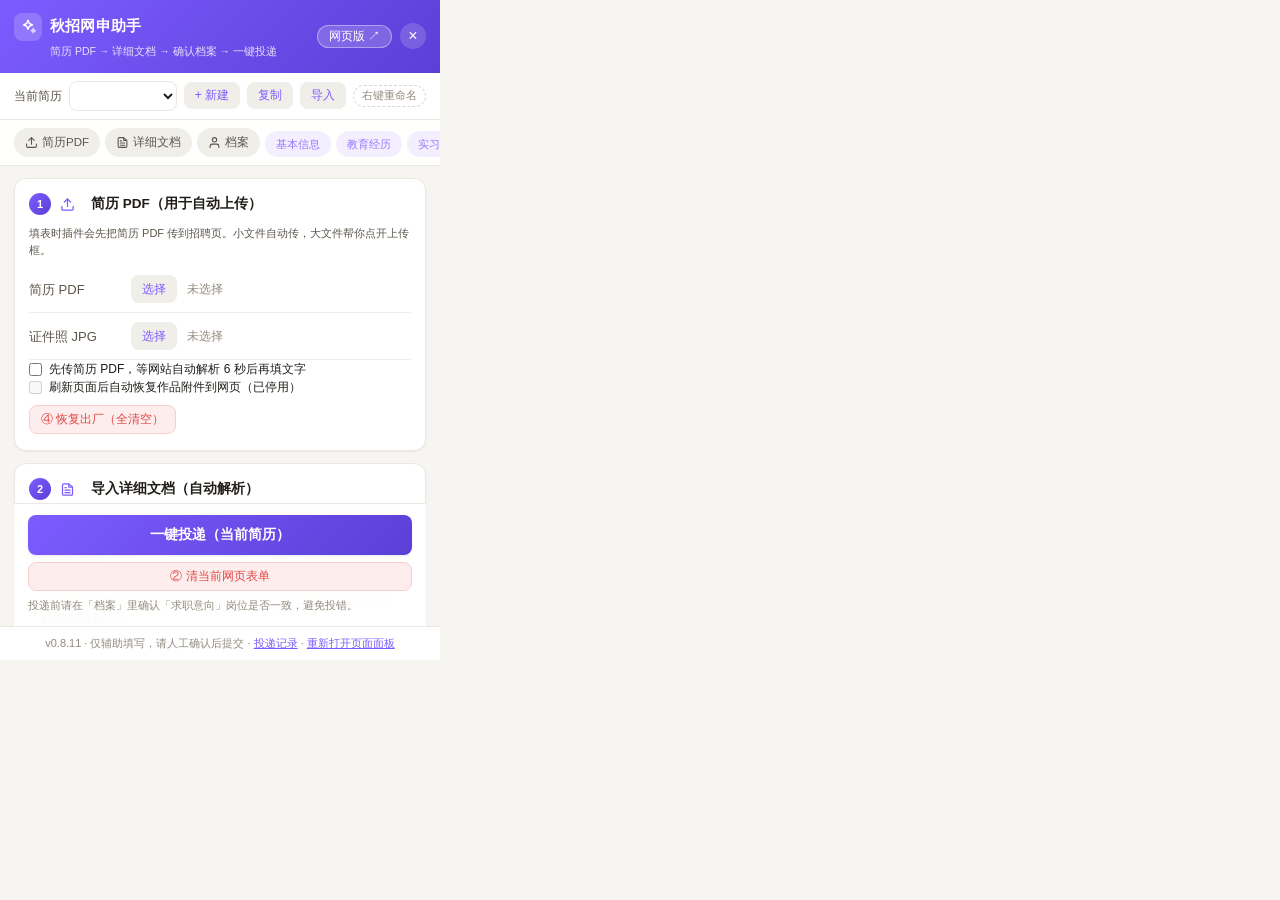
<file: popup.html>
<!DOCTYPE html>
<html lang="zh-CN">
<head>
  <meta charset="UTF-8">
  <meta name="viewport" content="width=device-width, initial-scale=1.0">
  <title>秋招网申助手</title>
  <link rel="stylesheet" href="popup.css">
  <style>
    .import-panel { margin: 8px 0 4px; border: 1px dashed #5a6573; border-radius: 8px; padding: 10px; background: #11161d; }
    .import-textarea { width: 100%; height: 120px; box-sizing: border-box; font-family: ui-monospace, Menlo, monospace; font-size: 12px; line-height: 1.5; color: #e6edf3; background: #0b0f14; border: 1px solid #2a313c; border-radius: 6px; padding: 8px; resize: vertical; }
    .import-actions { margin-top: 8px; display: flex; align-items: center; gap: 10px; }
    .import-status { font-size: 12px; }
    .import-panel code { background: #0b0f14; padding: 1px 5px; border-radius: 4px; color: #9da7b3; }
    /* v0.8.13：基本信息「手机号」拆两格——左区号下拉 + 右手机号（替代独立 cc-bar 黑框） */
    .phone-split-wrap { display: flex; gap: 8px; flex: 1 1 auto; min-width: 0; align-items: stretch; }
    .phone-split-wrap .cc-sel { flex: 0 0 96px; background: #0b0f14; color: #e6edf3; border: 1px solid #2a313c; border-radius: 6px; padding: 6px 8px; font-size: 13px; }
    .phone-split-wrap .cc-sel:focus { outline: none; border-color: #2d6ae0; }
    .phone-split-wrap input.edit-input { flex: 1 1 auto; min-width: 0; }
    .phone-split-hint { grid-column: 1 / -1; flex-basis: 100%; font-size: 11px; color: #6b7683; margin-top: 2px; line-height: 1.4; }
  </style>
  <script src="popup-head.js"></script>
</head>
<body>
  <svg width="0" height="0" style="position:absolute" aria-hidden="true">
    <symbol id="i-logo" viewBox="0 0 24 24"><path d="M12 3l1.8 4.4L18 9.2l-4.2 1.8L12 15l-1.8-4L6 9.2l4.2-1.8z"/><path d="M19 14l.8 2 2 .8-2 .8-.8 2-.8-2-2-.8 2-.8z" opacity=".7"/></symbol>
    <symbol id="i-upload" viewBox="0 0 24 24"><path d="M21 15v4a2 2 0 0 1-2 2H5a2 2 0 0 1-2-2v-4"/><path d="M17 8l-5-5-5 5"/><path d="M12 3v12"/></symbol>
    <symbol id="i-doc" viewBox="0 0 24 24"><path d="M14 3v5h5"/><path d="M14 3H6a2 2 0 0 0-2 2v14a2 2 0 0 0 2 2h12a2 2 0 0 0 2-2V8z"/><path d="M16 13H8M16 17H8M10 9H8"/></symbol>
    <symbol id="i-profile" viewBox="0 0 24 24"><path d="M20 21v-2a4 4 0 0 0-4-4H8a4 4 0 0 0-4 4v2"/><circle cx="12" cy="7" r="4"/></symbol>
    <symbol id="i-feedback" viewBox="0 0 24 24"><path d="M21 15a2 2 0 0 1-2 2H7l-4 4V5a2 2 0 0 1 2-2h14a2 2 0 0 1 2 2z"/></symbol>
    <symbol id="i-data" viewBox="0 0 24 24"><path d="M12 3l8 3v6c0 5-3.5 8-8 9-4.5-1-8-4-8-9V6z"/><path d="M9 12l2 2 4-4"/></symbol>
    <symbol id="i-alert" viewBox="0 0 24 24"><path d="M10.3 3.9 1.8 18a2 2 0 0 0 1.7 3h17a2 2 0 0 0 1.7-3L13.7 3.9a2 2 0 0 0-3.4 0z"/><path d="M12 9v4M12 17h.01"/></symbol>
  </svg>
  <header class="topbar">
    <div class="topbar-left">
      <div class="logo"><span class="brand-mark"><svg viewBox="0 0 24 24" style="width:18px;height:18px"><use href="#i-logo"/></svg></span><span>秋招网申助手</span></div>
      <div class="sub">简历 PDF → 详细文档 → 确认档案 → 一键投递</div>
    </div>
    <div class="topbar-actions">
      <span id="topStatus" class="status"></span>
      <a id="openWebBtn" class="btn-web" href="../product-roadmap/our-plugin-web-v4.html" target="_blank" rel="noopener" title="打开产品网页（功能介绍 / 使用说明 / API 设置）">网页版 ↗</a>
      <button id="closePopup" class="btn-close" title="关闭">×</button>
    </div>
  </header>

  <div id="updateBanner" class="update-banner" hidden>
    <span class="update-icon">❗</span>
    <span class="update-text">开发者更新了 v<span id="updateVersion"></span>：<span id="updateNotes"></span></span>
    <button id="updateBtn" class="btn btn-mini btn-update">点此更新</button>
    <button id="updateIgnoreBtn" class="btn-link">忽略</button>
  </div>

  <!-- ============ 简历管理（多份，可改名，上限3份） ============ -->
  <div class="profile-bar">
    <span class="profile-bar-label">当前简历</span>
    <select id="profileSelect" class="profile-select"></select>
    <button id="newProfileBtn" class="btn btn-mini" title="新建一份简历（最多3份）">+ 新建</button>
    <button id="copyProfileBtn" class="btn btn-mini" title="复制当前简历为新的一份">复制</button>
    <button id="importProfileBtn" class="btn btn-mini" title="粘贴档案 JSON 一键导入为一份新简历">导入</button>
    <span class="rename-tip" title="在左侧简历下拉上点右键可重命名">右键重命名</span>
  </div>

  <!-- 导入档案 JSON：粘贴档案 JSON，新增为一份简历（不覆盖现有） -->
  <div id="importPanel" class="import-panel" hidden>
    <div class="hint">粘贴档案 JSON（即 profile.data 对象），点「导入为简历」即新增一份当前简历。</div>
    <textarea id="importProfileIn" class="import-textarea" placeholder='{ "basic": { ... }, "education": [ ... ], "intent": { ... }, ... }'></textarea>
    <div class="import-actions">
      <button id="importProfileConfirmBtn" class="btn btn-primary btn-mini">导入为简历</button>
      <span id="importProfileStatus" class="import-status"></span>
    </div>
  </div>

  <!-- 右键菜单：重命名当前简历 -->
  <div id="resumeCtxMenu" class="ctx-menu" hidden>
    <button class="ctx-item" data-act="rename">重命名</button>
  </div>
  <input id="renameInput" class="rename-input" hidden placeholder="输入新名称">

  <nav class="anchors" id="anchorNav">
    <a href="#section-resume" data-anchor="resume"><svg class="nav-ico"><use href="#i-upload"/></svg>简历PDF</a>
    <a href="#section-doc" data-anchor="doc"><svg class="nav-ico"><use href="#i-doc"/></svg>详细文档</a>
    <a href="#section-profile" data-anchor="profile"><svg class="nav-ico"><use href="#i-profile"/></svg>档案</a>
    <a href="#edit-basic" class="sub">基本信息</a>
    <a href="#edit-education" class="sub">教育经历</a>
    <a href="#edit-internships" class="sub">实习经历</a>
    <a href="#edit-projects" class="sub">项目经历</a>
    <a href="#edit-campus" class="sub">校园经历</a>
    <a href="#edit-works" class="sub">作品集</a>
    <a href="#edit-awards" class="sub">获奖</a>
    <a href="#edit-competitions" class="sub">竞赛</a>
    <a href="#edit-languages" class="sub">语言能力</a>
    <a href="#edit-social" class="sub">社交账号</a>
    <a href="#edit-certificates" class="sub">证书</a>
    <a href="#edit-papers" class="sub">论文</a>
    <a href="#edit-patents" class="sub">专利</a>
    <a href="#edit-devlang" class="sub">开发语言</a>
    <a href="#edit-skills" class="sub">技能</a>
    <a href="#edit-aiskills" class="sub">AI 应用技能</a>
    <a href="#edit-reference" class="sub">资料证明人</a>
    <a href="#edit-selfeval" class="sub">自我评价</a>
    <a href="#edit-intent" class="sub">求职意向</a>
  </nav>

  <main class="body" id="mainBody">
    <!-- ============ 简历 PDF ============ -->
    <section class="step" id="section-resume">
      <div class="step-head"><span class="num">1</span><svg class="step-ico"><use href="#i-upload"/></svg><span class="step-title">简历 PDF（用于自动上传）</span></div>
      <div class="hint">填表时插件会先把简历 PDF 传到招聘页。小文件自动传，大文件帮你点开上传框。</div>
      <div class="file-row">
        <div class="file-label">简历 PDF</div>
        <label class="btn btn-mini file-btn">选择
          <input id="resumeFile" class="file-input" data-cat="resume" type="file" accept=".pdf,.doc,.docx" hidden>
        </label>
        <div class="file-meta" id="meta-resume">未选择</div>
      </div>
      <div class="file-row">
        <div class="file-label">证件照 JPG</div>
        <label class="btn btn-mini file-btn">选择
          <input id="photoFile" class="file-input" data-cat="photo" type="file" accept=".jpg,.jpeg,.png" hidden>
        </label>
        <div class="file-meta" id="meta-photo">未选择</div>
      </div>
      <label class="switch"><input type="checkbox" id="uploadResumeFirst"> 先传简历 PDF，等网站自动解析 6 秒后再填文字</label>
      <label class="switch" title="#552（2026-08-26）：为防止附件在你保存后被自动覆盖，此功能已停用。作品集附件只在你点「一键填充」时上传。"><input type="checkbox" id="autoRestoreWorksAttachments" disabled> 刷新页面后自动恢复作品附件到网页（已停用）</label>
      <div class="clear-row">
        <button id="clearAllBtn" class="btn btn-mini btn-danger" title="④ 恢复出厂：删档案+作品+简历PDF+证件照+API Key+设置，不可恢复">④ 恢复出厂（全清空）</button>
      </div>
    </section>

    <!-- ============ 详细文档 ============ -->
    <section class="step" id="section-doc">
      <div class="step-head"><span class="num">2</span><svg class="step-ico"><use href="#i-doc"/></svg><span class="step-title">导入详细文档（自动解析）</span></div>
      <div class="hint">上传 Word 简历详细文档，插件自动提取文字并解析成档案。也可以直接粘贴文字。</div>
      <div class="row" style="margin-top:6px">
        <label class="btn btn-mini file-btn">上传 Word
          <input id="docFile" type="file" accept=".docx" hidden>
        </label>
        <span id="docFileStatus" class="status"></span>
      </div>
      <textarea id="docText" placeholder="（可选）也可把简历全文、或项目经历详细文档的内容，整段粘贴到这里……"></textarea>
      <div class="row" style="margin-top:6px">
        <button id="parseBtn" class="btn btn-primary">解析为简历档案</button>
        <span id="parseStatus" class="status"></span>
      </div>
    </section>

    <!-- ============ 档案确认 ============ -->
    <section class="step" id="section-profile">
      <div class="step-head"><span class="num">3</span><svg class="step-ico"><use href="#i-profile"/></svg><span class="step-title">确认解析结果（可修改）</span></div>
      <div class="hint">请检查解析内容。错了直接改，缺了点对应区块里的「+ 添加」。学历/学习形式直接在下面教育经历里选。</div>
      <div class="optional-note">💡 选填说明：档案里标「可留空」的字段（如 证件号码、期望薪资、成绩排名、部分证书/专利文件）你不填也完全没问题——插件<strong>不会因为你漏填某项就拒绝一键投递</strong>，投递时只上传你实际填了的内容。</div>
      <div class="clear-row">
        <button id="clearTempBtn" class="btn btn-mini" title="① 只清临时缓存：运行缓存（最近打开记录等），不影响档案/作品/文件">① 只清临时缓存</button>
        <button id="clearProfileBtn" class="btn btn-mini btn-danger" title="③ 清空全部已填：清档案数据+作品+当前网页表单，保留简历PDF/证件照/API Key/设置">③ 清空全部已填（留文件）</button>
      </div>
      <div class="clear-note">一键清空四档：① 只清临时缓存 → ② 清当前网页表单（底部）→ ③ 清空全部已填（留文件）→ ④ 恢复出厂（全清）。</div>
      <div class="edit-group" id="edit-syncedfiles">
        <div class="edit-title">📎 已从网页同步的文件</div>
        <div class="hint">网页端上传的成绩单 / 作品 / 证书 / 专利等文件，会随「同步」一并传过来（≤5MB/个）。点击可下载到本机，再手动上传到招聘站。</div>
        <div id="syncedFilesList" class="edit-list"></div>
      </div>
      <div class="editor">
        <div class="edit-group" id="edit-basic">
          <div class="edit-title">基本信息</div>
          <div class="edit-grid" id="basicEditor"></div>
        </div>
        <div class="edit-group" id="edit-education">
          <div class="edit-title">教育经历 <button class="btn-add-small" data-section="education">+ 添加</button></div>
          <div id="educationEditor" class="edit-list"></div>
        </div>
        <div class="edit-group" id="edit-internships">
          <div class="edit-title">实习经历 <button class="btn-add-small" data-section="internships">+ 添加</button></div>
          <div id="internshipsEditor" class="edit-list"></div>
        </div>
        <div class="edit-group" id="edit-projects">
          <div class="edit-title">项目经历 <button class="btn-add-small" data-section="projects">+ 添加</button></div>
          <div id="projectsEditor" class="edit-list"></div>
        </div>
        <div class="edit-group" id="edit-campus">
          <div class="edit-title">校园经历 <button class="btn-add-small" data-section="campus">+ 添加</button></div>
          <div class="hint">社团、学生工作、志愿组织等。美团有独立的「校园经历」板块；字节跳动 / 蔚来目前没有这一栏，填表时插件会提示你选择「跳过」还是「并入项目经历」。</div>
          <div id="campusEditor" class="edit-list"></div>
        </div>
        <div class="edit-group" id="edit-works">
          <div class="edit-title">作品集 <button id="addWorkBtn" class="btn-add-small">+ 添加</button></div>
          <div class="hint">支持上传 PDF / ZIP / 7Z / RAR 作品附件。<b>注意：美团的作品集只允许 1 个附件</b>，你放多个时插件默认只传第一个，其余会在填完后弹窗告诉你，需要的话请自己手动补传。建议把多份材料打包成一个 ZIP 再上传。</div>
          <div id="worksList" class="edit-list"></div>
        </div>
        <div class="edit-group" id="edit-awards">
          <div class="edit-title">获奖 <button class="btn-add-small" data-section="awards">+ 添加</button></div>
          <div id="awardsEditor" class="edit-list"></div>
        </div>
        <div class="edit-group" id="edit-competitions">
          <div class="edit-title">竞赛 <button class="btn-add-small" data-section="competitions">+ 添加</button></div>
          <div class="hint">美团「竞赛」只有一个「获奖大赛」级联下拉，只能从它给定的赛事库里选。插件会按名称自动匹配；库里确实没有的赛事会留空标黄，请你手动选一个最接近的。</div>
          <div id="competitionsEditor" class="edit-list"></div>
        </div>
        <div class="edit-group" id="edit-languages">
          <div class="edit-title">语言能力 <button class="btn-add-small" data-section="languages">+ 添加</button></div>
          <div id="languagesEditor" class="edit-list"></div>
        </div>
        <div class="edit-group" id="edit-social">
          <div class="edit-title">社交账号 <button class="btn-add-small" data-section="social">+ 添加</button></div>
          <div id="socialEditor" class="edit-list"></div>
        </div>
        <div class="edit-group" id="edit-certificates">
          <div class="edit-title">证书 <button class="btn-add-small" data-section="certificates">+ 添加</button></div>
          <div id="certificatesEditor" class="edit-list"></div>
        </div>
        <div class="edit-group" id="edit-papers">
          <div class="edit-title">论文 <button class="btn-add-small" data-section="papers">+ 添加</button></div>
          <div class="hint">美团「论文」板块要求：论文名称、发表渠道（下拉，如 ASPLOS / ACL）、作者顺序、影响因子、论文链接。没有影响因子可以留空。</div>
          <div id="papersEditor" class="edit-list"></div>
        </div>
        <div class="edit-group" id="edit-patents">
          <div class="edit-title">专利 <button class="btn-add-small" data-section="patents">+ 添加</button></div>
          <div class="hint">成果类型 / 成果名称 / 登记号 / 登记日期 / 发明人排名 / 核心简介。填表时插件会在支持该字段的站点（如腾讯「其他关键信息」）填入，无对应字段的站点自动跳过，不会乱填。</div>
          <div id="patentsEditor" class="edit-list"></div>
        </div>
        <div class="edit-group" id="edit-devlang">
          <div class="edit-title">开发语言</div>
          <div class="hint">填<b>具体的编程语言</b>，如 Python、C/C++、Java、JavaScript、Go、C#、SQL、HTML/CSS 等。这是研发岗 / 技术栈匹配用的<b>独立筛选项</b>，和下面的「技能」不重复——<b>编程语言别在技能里重复填</b>。点下方「常用」可直接加标签；留空则插件不填、留给你自己选。</div>
          <div class="edit-grid" id="devLangEditor"></div>
        </div>
        <div class="edit-group" id="edit-skills">
          <div class="edit-title">技能</div>
          <div class="hint">填<b>工具 / 框架 / AI 工具 / 设计剪辑 / 运营类能力</b>，如 Figma、Premiere / 剪映、PR、公众号运营、Excel、Photoshop、数据分析、React、Git、Docker、PyTorch 等。输入后回车成标签，或点下方「常用」直接加。<b>编程语言请填到上面的「开发语言」</b>。</div>
          <div id="skillsEditor" class="edit-list"></div>
        </div>
        <div class="edit-group" id="edit-aiskills">
          <div class="edit-title">AI 应用技能</div>
          <div class="hint">腾讯 2026 校招新增板块，问你常用的 AI 工具 &amp; 模型、与 AI 协作完成的项目、以及作品链接。求 AI 相关岗位的话这块很加分。</div>
          <div class="edit-grid" id="aiSkillsEditor"></div>
        </div>
        <div class="edit-group" id="edit-reference">
          <div class="edit-title">资料证明人</div>
          <div class="hint">腾讯简历的必填三连（证明人 / 身份 / 电话）。可以填实习主管或导师，<b>建议先征得对方同意</b>。不填就留空，插件不会瞎编。</div>
          <div class="edit-grid" id="referenceEditor"></div>
        </div>
        <div class="edit-group" id="edit-selfeval">
          <div class="edit-title">自我评价</div>
          <textarea id="selfEvalEditor" class="edit-textarea" rows="3" placeholder="没有可不填"></textarea>
        </div>
        <div class="edit-group" id="edit-intent">
          <div class="edit-title">求职意向</div>
          <div class="hint">腾讯、字节等站点会把「期望城市 / 面试城市 / 到岗时间 / 实习时长」做成<b>必填</b>。这里填了，插件才会替你填；留空的，插件一律不猜、留给你自己选。</div>
          <div class="edit-grid" id="intentEditor"></div>
        </div>
      </div>
      <button id="saveProfileBtn" class="btn btn-primary">保存当前简历</button>
      <button id="exportProfileBtn" class="btn btn-mini" style="margin-left:8px">导出档案 JSON</button>
      <div id="saveStatus" class="status"></div>
    </section>

    <!-- ============ 调试：一键导出页面字段 ============ -->
    <section class="step dev-only" id="section-debug">
      <div class="step-head"><span class="num">·</span><svg class="step-ico"><use href="#i-alert"/></svg><span class="step-title">调试：导出页面字段（给开发者看结构）</span></div>
      <div class="hint">在招聘网页上点下面按钮，会把页面所有输入框/下拉框的「标签、板块、类型、选项」一次性复制出来。把复制的内容发给开发者即可，<b>不用再逐个右键复制 outerHTML</b>。</div>
      <div class="row" style="margin-top:8px">
        <button id="exportFieldsBtn" class="btn btn-mini">导出当前页面字段</button>
        <button id="copyExportBtn" class="btn btn-mini">复制</button>
        <span id="exportStatus" class="status"></span>
      </div>
      <textarea id="exportFieldsOut" class="edit-textarea" style="margin-top:8px;font-size:11px" rows="4" readonly placeholder="导出的字段结构会显示在这里"></textarea>
      <div class="hint" style="margin-top:10px">诊断：导出插件本地存储（works / fileVault），用于排查「刷新后作品附件丢失」问题。</div>
      <div class="row" style="margin-top:8px">
        <button id="exportStorageBtn" class="btn btn-mini">导出插件存储（调试）</button>
        <span id="exportStorageStatus" class="status"></span>
      </div>
      <textarea id="exportStorageOut" class="edit-textarea" style="margin-top:8px;font-size:11px" rows="4" readonly placeholder="works / fileVault 的 JSON 会显示在这里，并自动复制到剪贴板"></textarea>
    </section>

    <!-- 投递数据收集说明：改为底部灰色小字，不再单独成步/不再强调（同意勾选仍保留，卡一键投递） -->
    <div class="data-foot" id="section-data">
      <p>本插件免费。仅本地记录你的投递数据（投了哪些岗位、次数、各平台填充成功率）用于改进产品，<b>不收集任何个人信息</b>。</p>
      <label class="switch switch-mini"><input type="checkbox" id="shareData"> 我已阅读并同意：仅收集我的投递数据（岗位 / 次数）用于改进插件</label>
      <span id="dataStatus" class="status"></span>
    </div>

    <!-- 固定一键投递栏：滚动时常驻可见 -->
    <div class="fill-bar">
      <button id="fillBtnBottom" class="btn btn-fill">一键投递（当前简历）</button>
      <button id="clearPageBtn" class="btn btn-mini btn-danger" title="② 清当前网页表单：清空当前招聘网页已填的表单字段">② 清当前网页表单</button>
      <div class="tip">投递前请在「档案」里确认「求职意向」岗位是否一致，避免投错。</div>
    </div>
  </main>

  <footer class="foot">v0.8.11 · 仅辅助填写，请人工确认后提交 · <button id="openTrackerBtn" class="btn-link">投递记录</button> · <button id="openFloatWindowBtn" class="btn-link">重新打开页面面板</button></footer>

  <script src="pdf.min.js"></script>
  <script src="clear_data.js"></script>
  <script src="popup.js"></script>
</body>
</html>
</file>
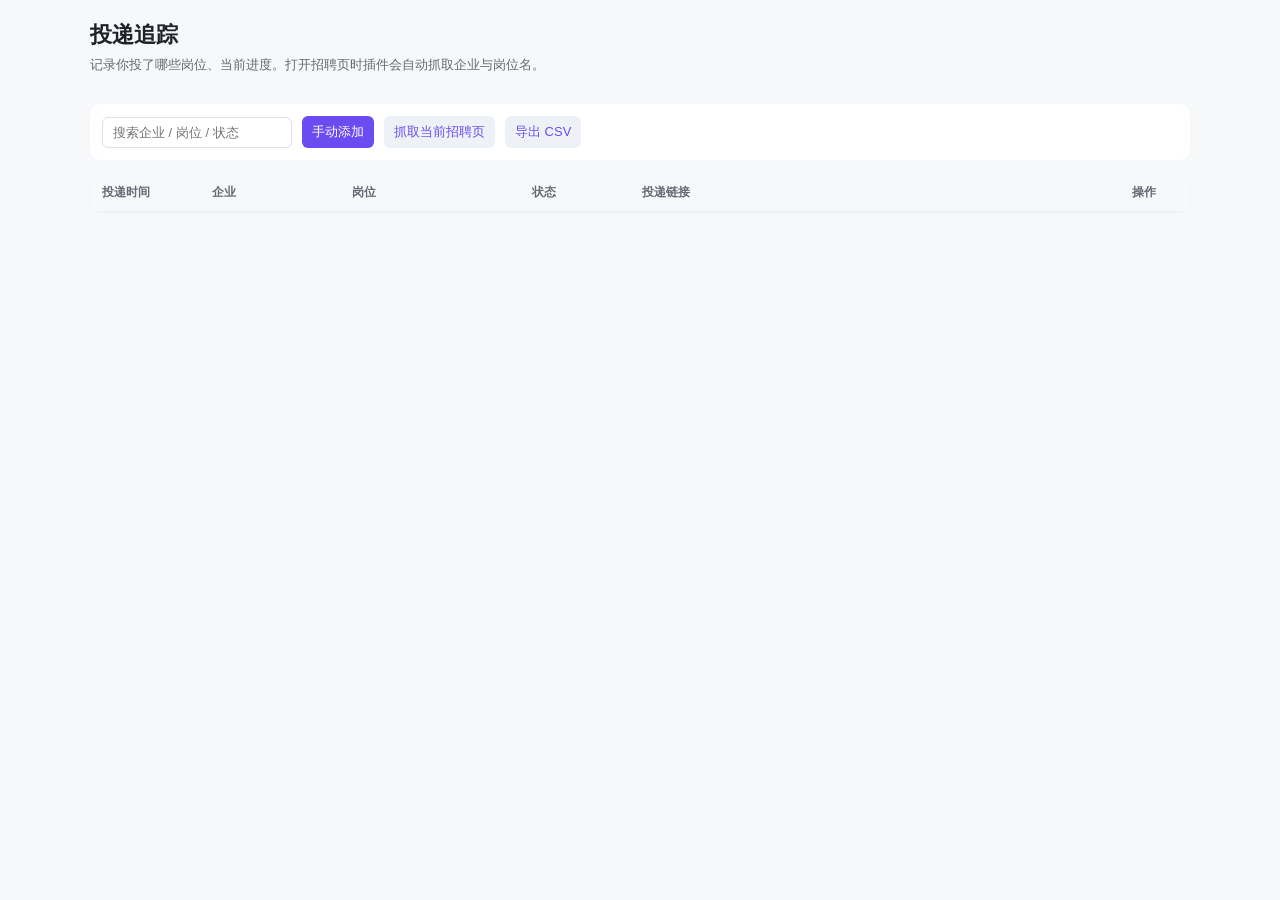
<file: tracker.html>
<!DOCTYPE html>
<html lang="zh-CN">
<head>
  <meta charset="UTF-8">
  <title>投递追踪 - 秋招网申助手</title>
  <style>
    * { margin: 0; padding: 0; box-sizing: border-box; }
    body {
      font-family: -apple-system, BlinkMacSystemFont, "PingFang SC", "Microsoft YaHei", sans-serif;
      color: #1f2329; font-size: 13px; background: #f7f8fa; padding: 20px;
    }
    .container { max-width: 1100px; margin: 0 auto; }
    h1 { font-size: 22px; margin-bottom: 6px; }
    .sub { color: #646a73; margin-bottom: 16px; }
    .toolbar {
      display: flex; gap: 10px; align-items: center; flex-wrap: wrap; margin-bottom: 14px;
      background: #fff; padding: 12px; border-radius: 10px;
    }
    input, select, button {
      border: 1px solid #dcdfe6; border-radius: 6px; padding: 7px 10px; font-size: 13px;
    }
    input { min-width: 160px; }
    button { background: #6b4cf0; color: #fff; border: none; cursor: pointer; }
    button.secondary { background: #eef2f7; color: #6b4cf0; }
    table {
      width: 100%; border-collapse: collapse; background: #fff; border-radius: 10px;
      overflow: hidden; box-shadow: 0 1px 3px rgba(0,0,0,.04);
    }
    th, td { padding: 10px 12px; text-align: left; border-bottom: 1px solid #f0f0f0; }
    th { background: #f7f8fa; color: #646a73; font-weight: 600; font-size: 12px; }
    tr:hover { background: #fafbfc; }
    td input, td select { width: 100%; border-color: transparent; background: transparent; }
    td input:hover, td select:hover, td input:focus, td select:focus { background: #fff; border-color: #6b4cf0; }
    .link-cell a { color: #6b4cf0; text-decoration: none; }
    .link-cell a:hover { text-decoration: underline; }
    .link-short { max-width: 220px; overflow: hidden; text-overflow: ellipsis; white-space: nowrap; display: inline-block; }
    .del-btn { background: #fff0f0; color: #c24; padding: 4px 10px; font-size: 12px; }
    .empty { text-align: center; color: #999; padding: 40px; }
    .stats { display: flex; gap: 16px; margin-bottom: 14px; }
    .stat { background: #fff; padding: 10px 16px; border-radius: 10px; }
    .stat b { color: #6b4cf0; font-size: 18px; }
  </style>
</head>
<body>
  <div class="container">
    <h1>投递追踪</h1>
    <div class="sub">记录你投了哪些岗位、当前进度。打开招聘页时插件会自动抓取企业与岗位名。</div>

    <div class="stats" id="stats"></div>

    <div class="toolbar">
      <input id="searchInput" placeholder="搜索企业 / 岗位 / 状态">
      <button id="addBtn">手动添加</button>
      <button id="captureBtn" class="secondary">抓取当前招聘页</button>
      <button id="exportBtn" class="secondary">导出 CSV</button>
    </div>

    <table>
      <thead>
        <tr>
          <th style="width:110px">投递时间</th>
          <th style="width:140px">企业</th>
          <th style="width:180px">岗位</th>
          <th style="width:110px">状态</th>
          <th>投递链接</th>
          <th style="width:70px">操作</th>
        </tr>
      </thead>
      <tbody id="appTable"></tbody>
    </table>
    <div id="empty" class="empty" style="display:none">还没有投递记录，点「手动添加」或「抓取当前招聘页」开始记录。</div>
  </div>

  <script src="tracker.js"></script>
</body>
</html>
</file>
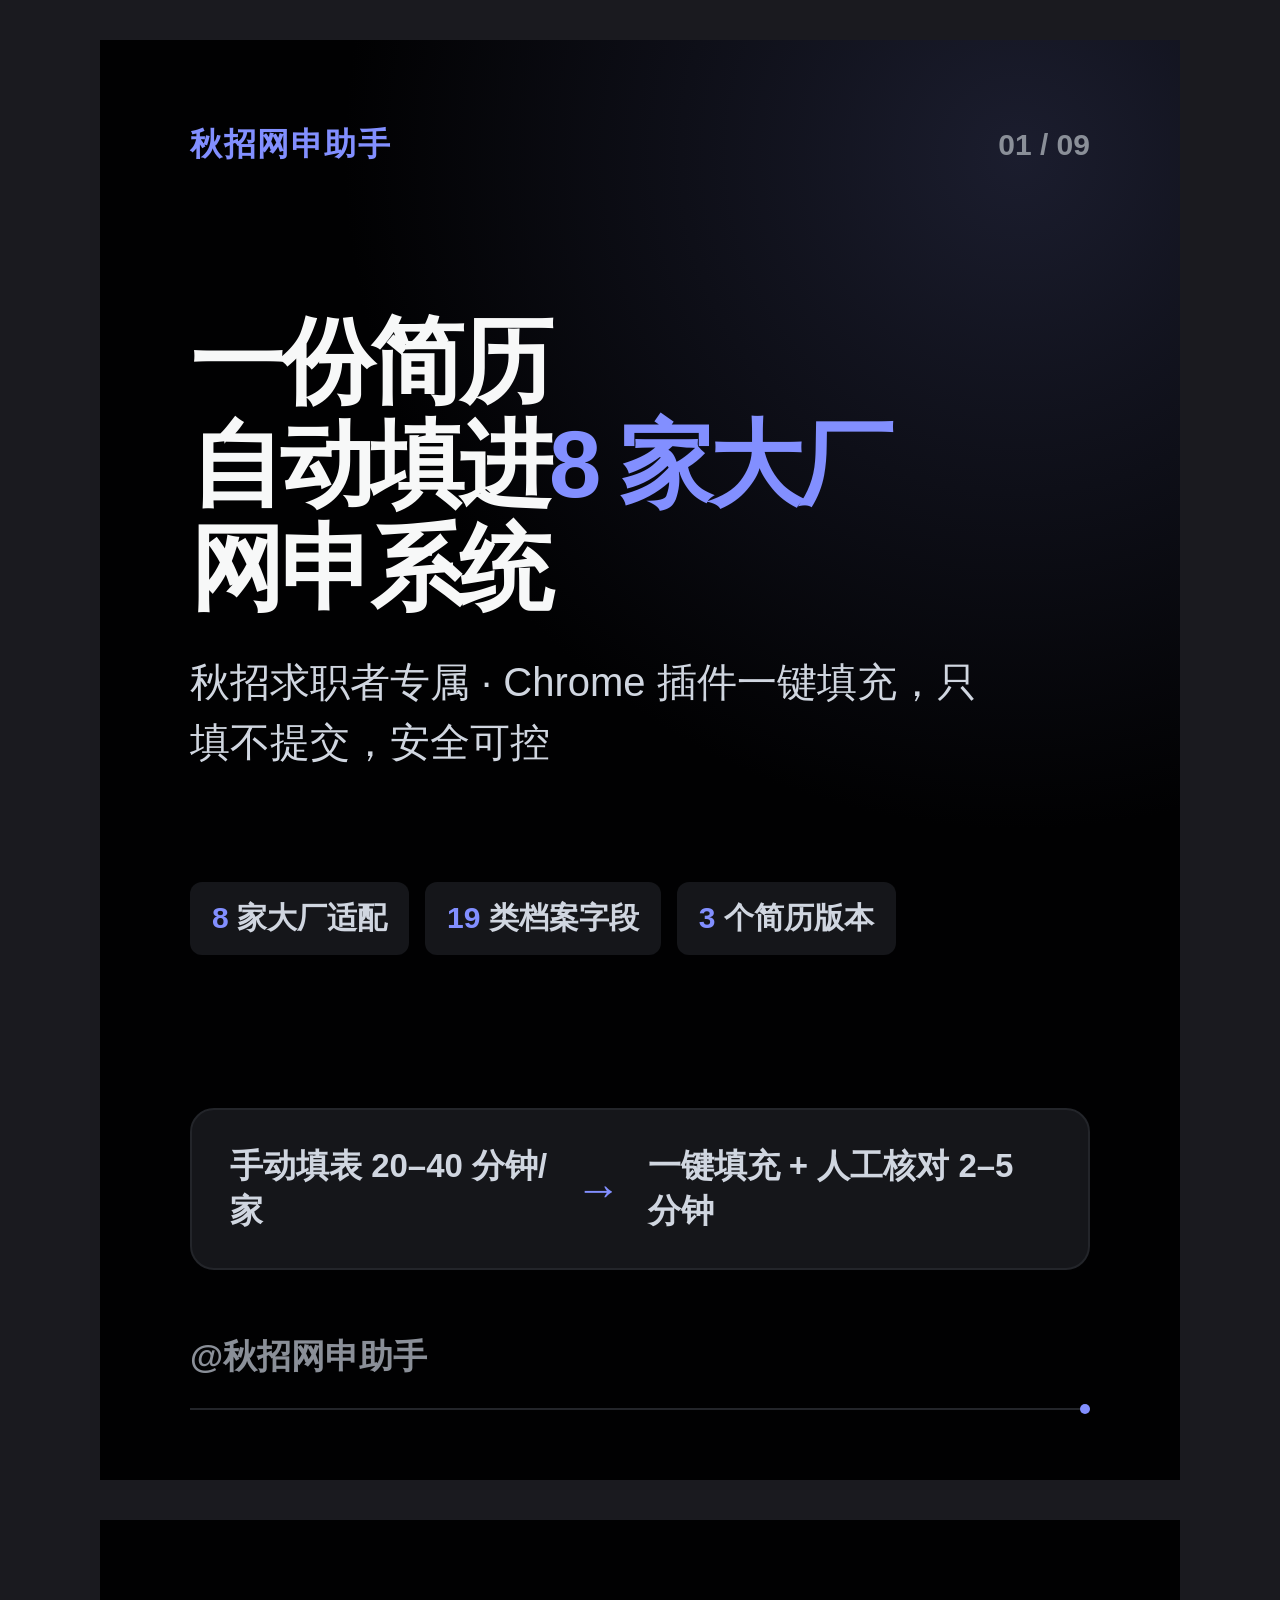
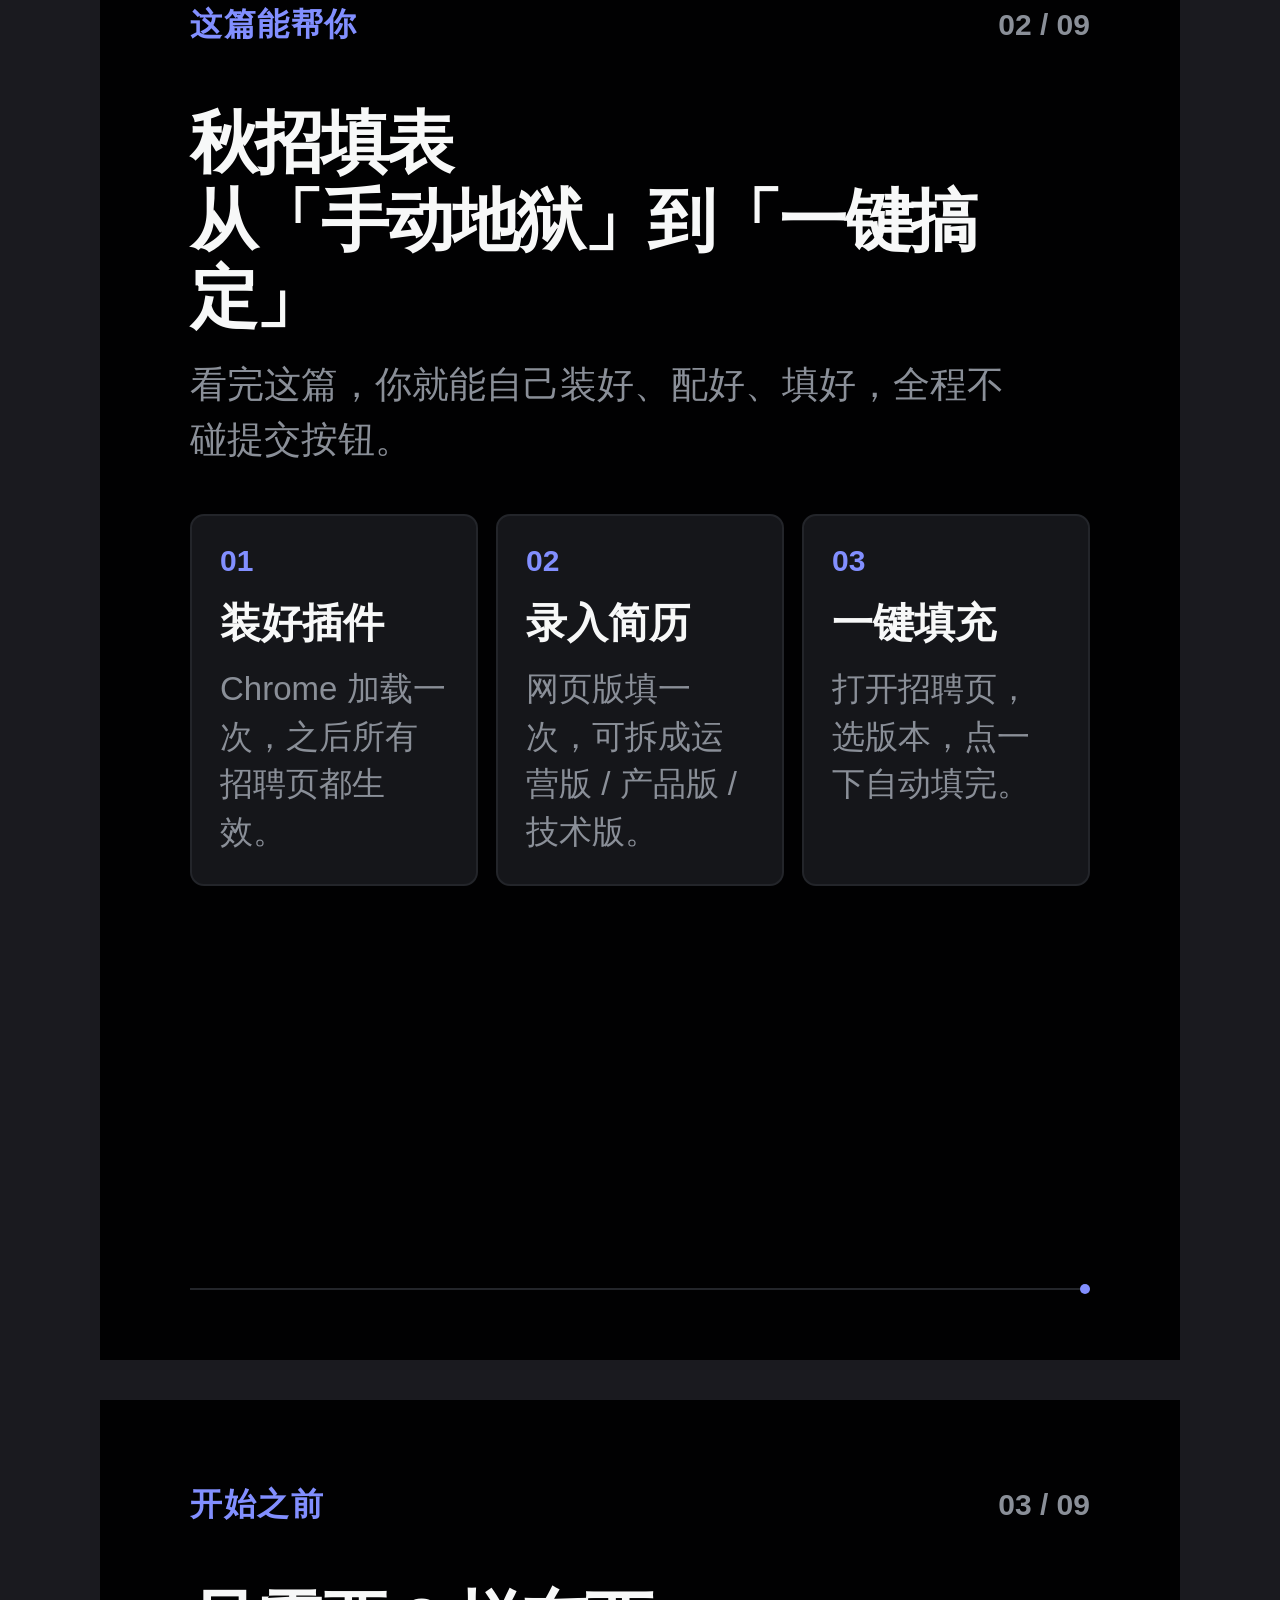
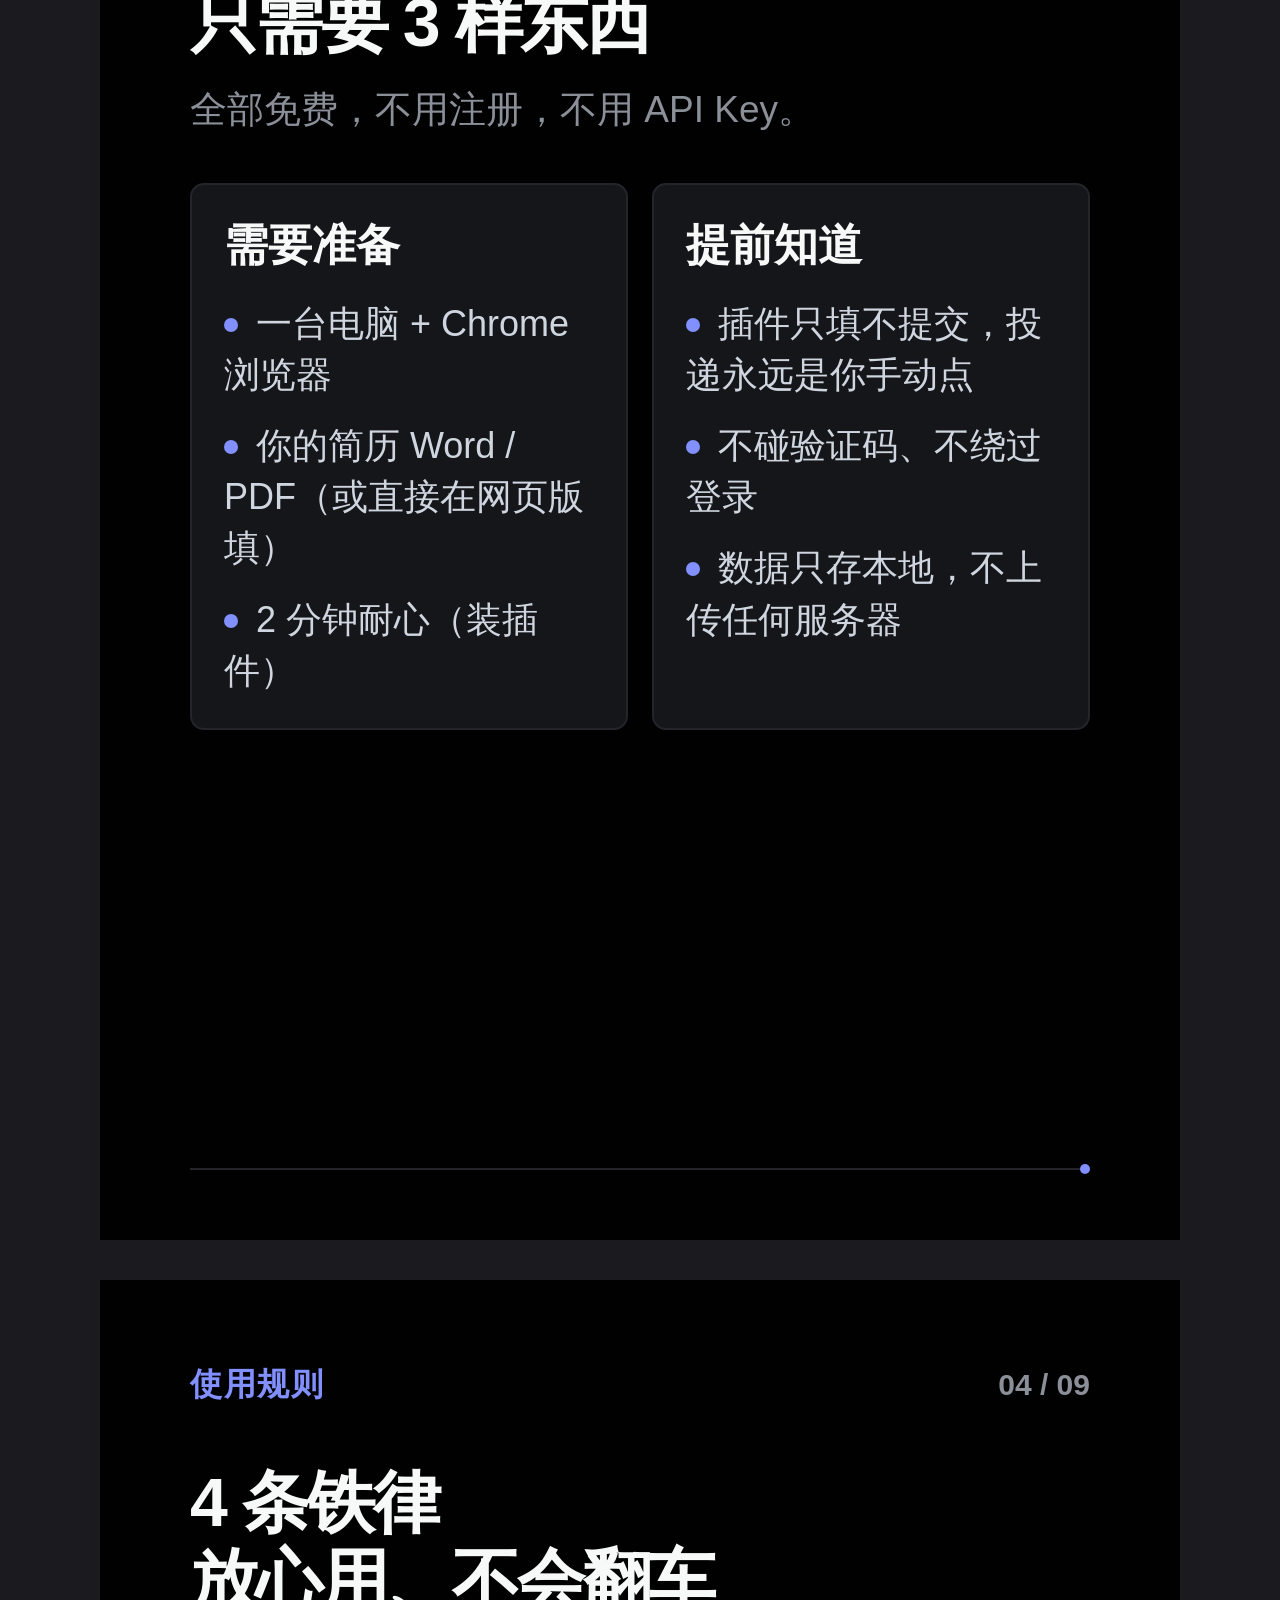
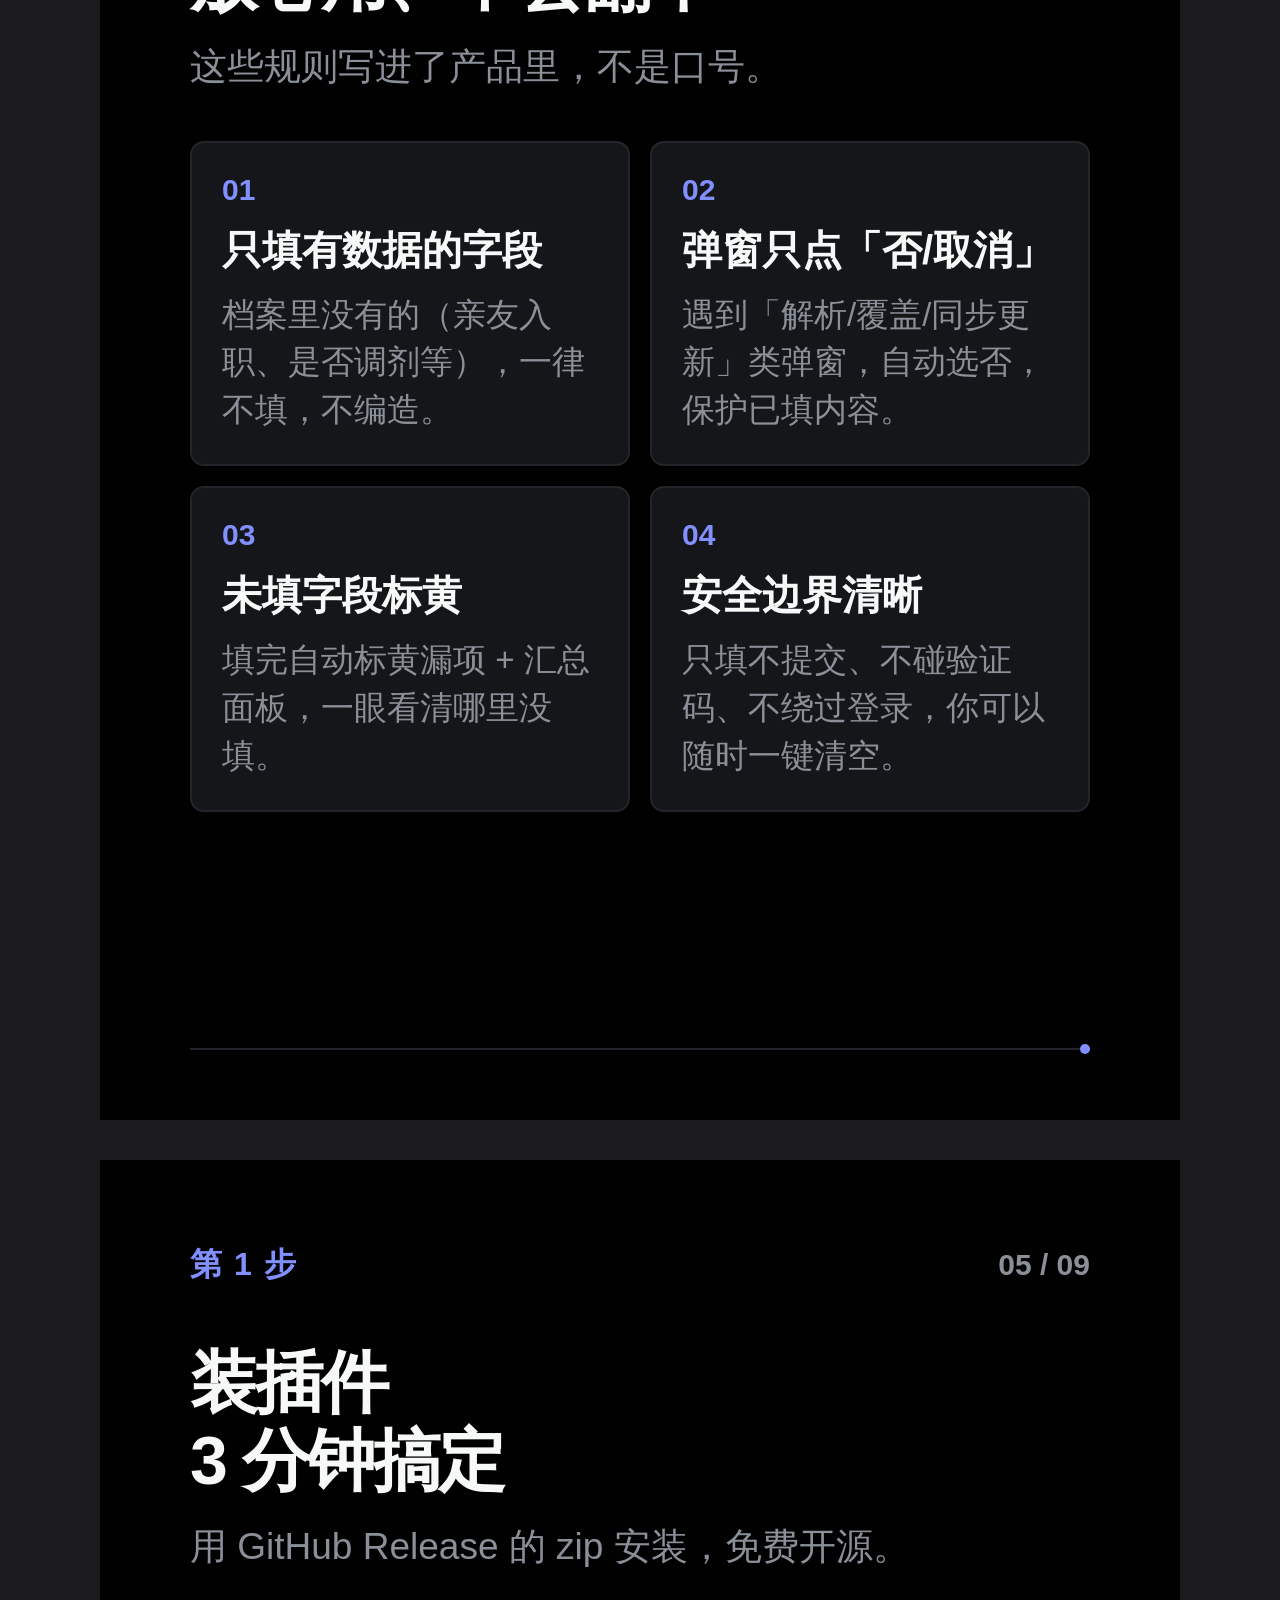
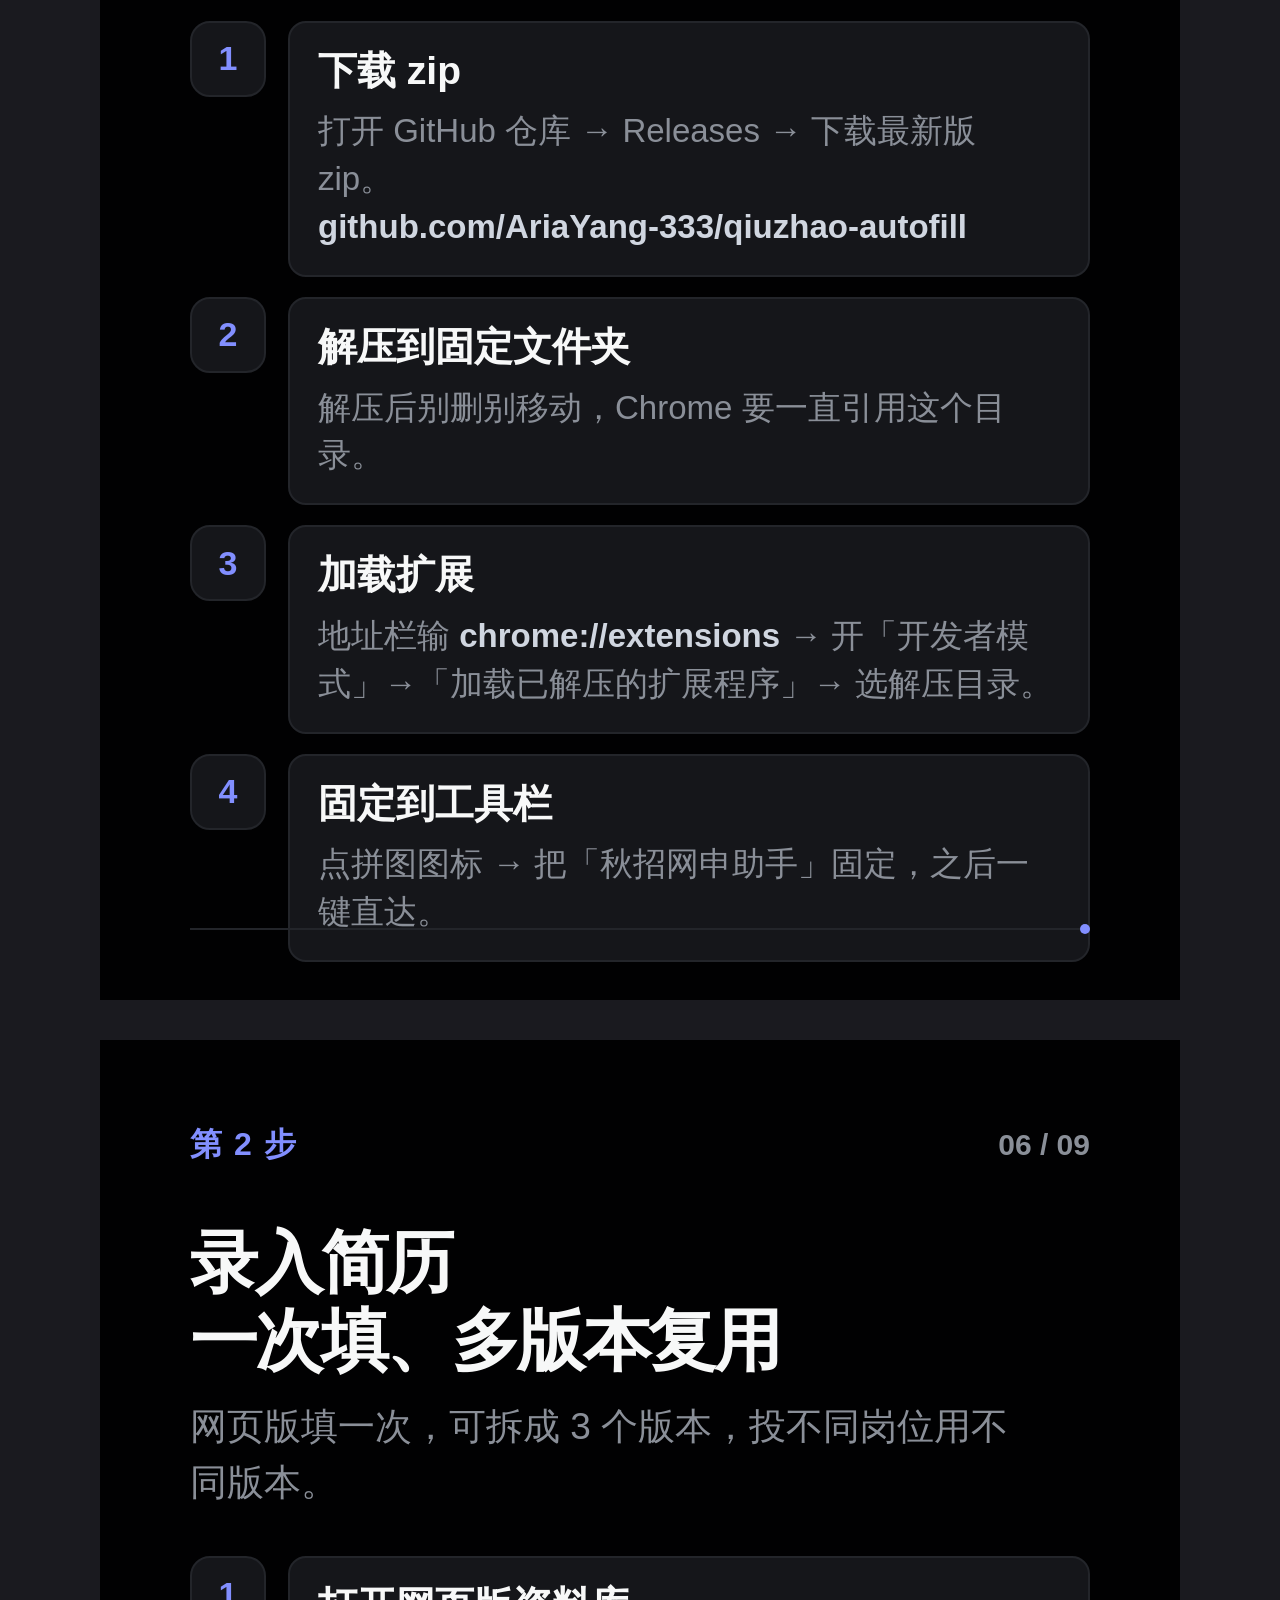
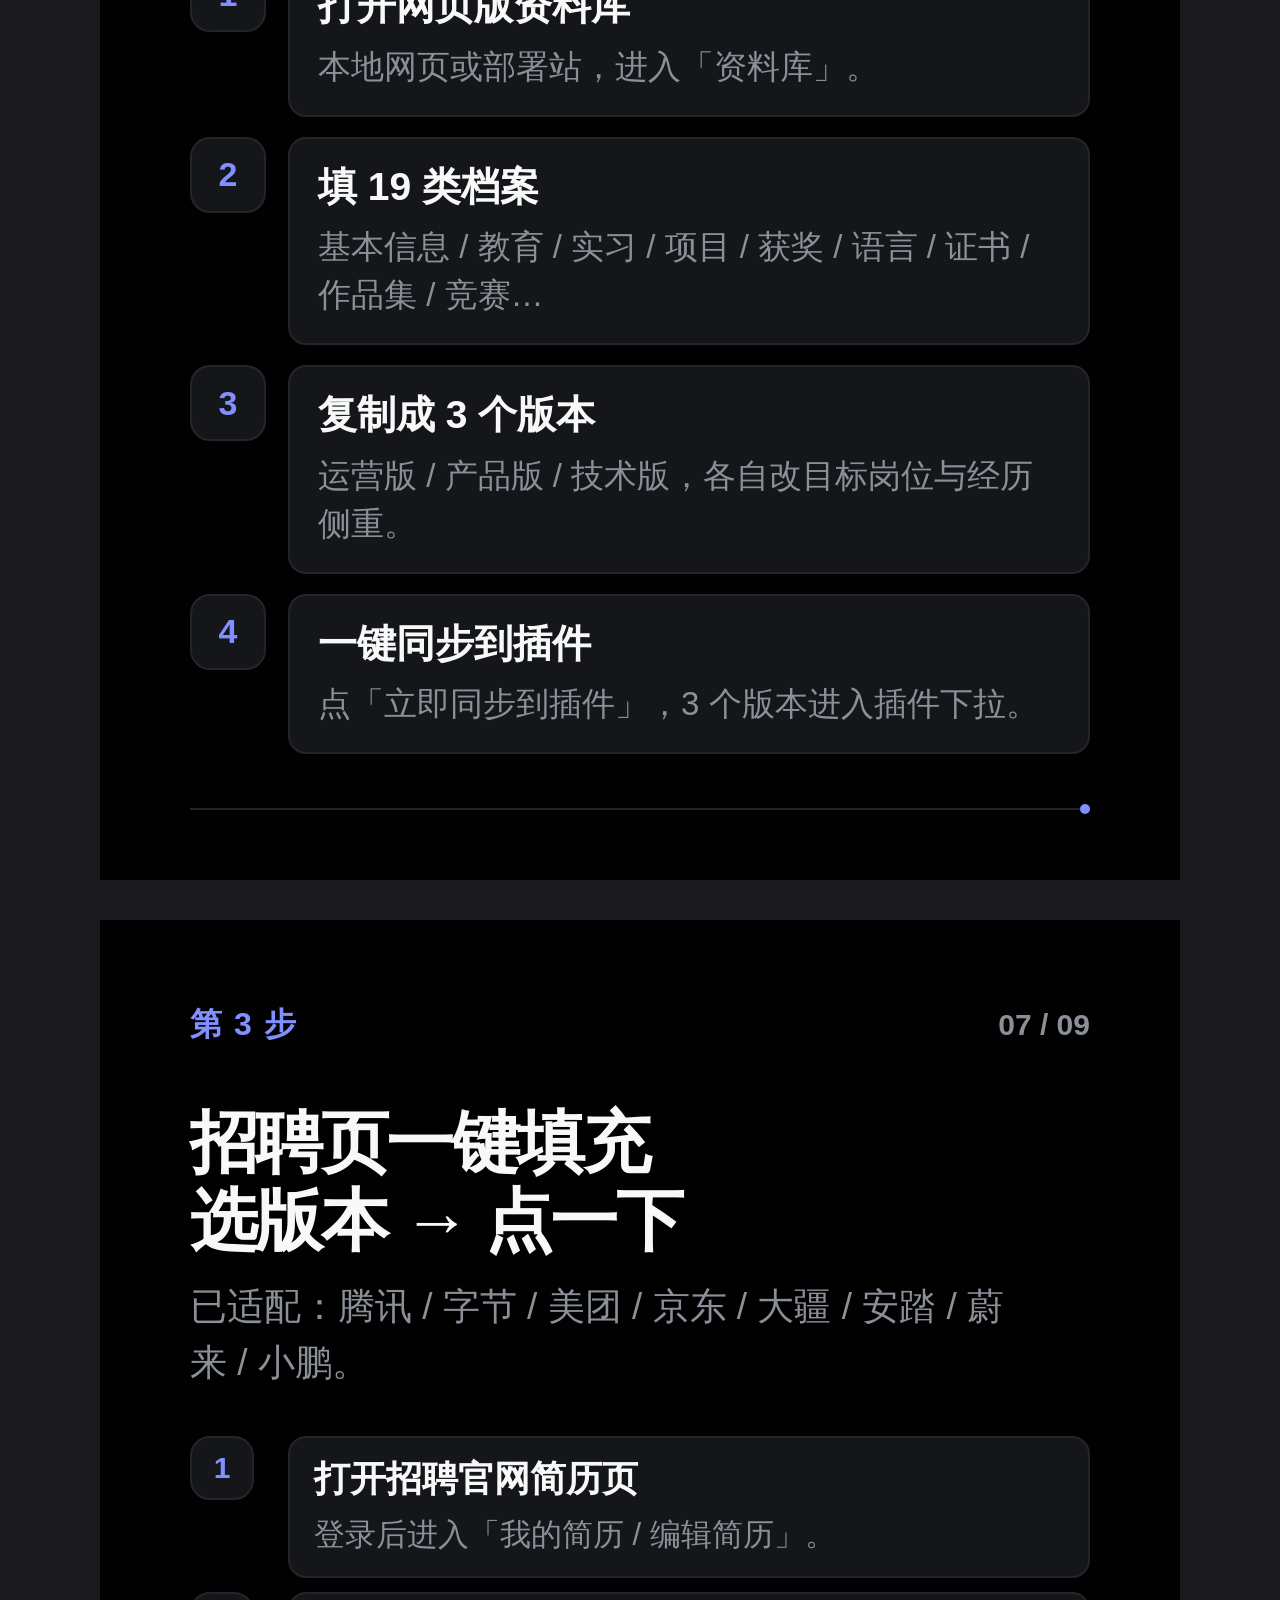
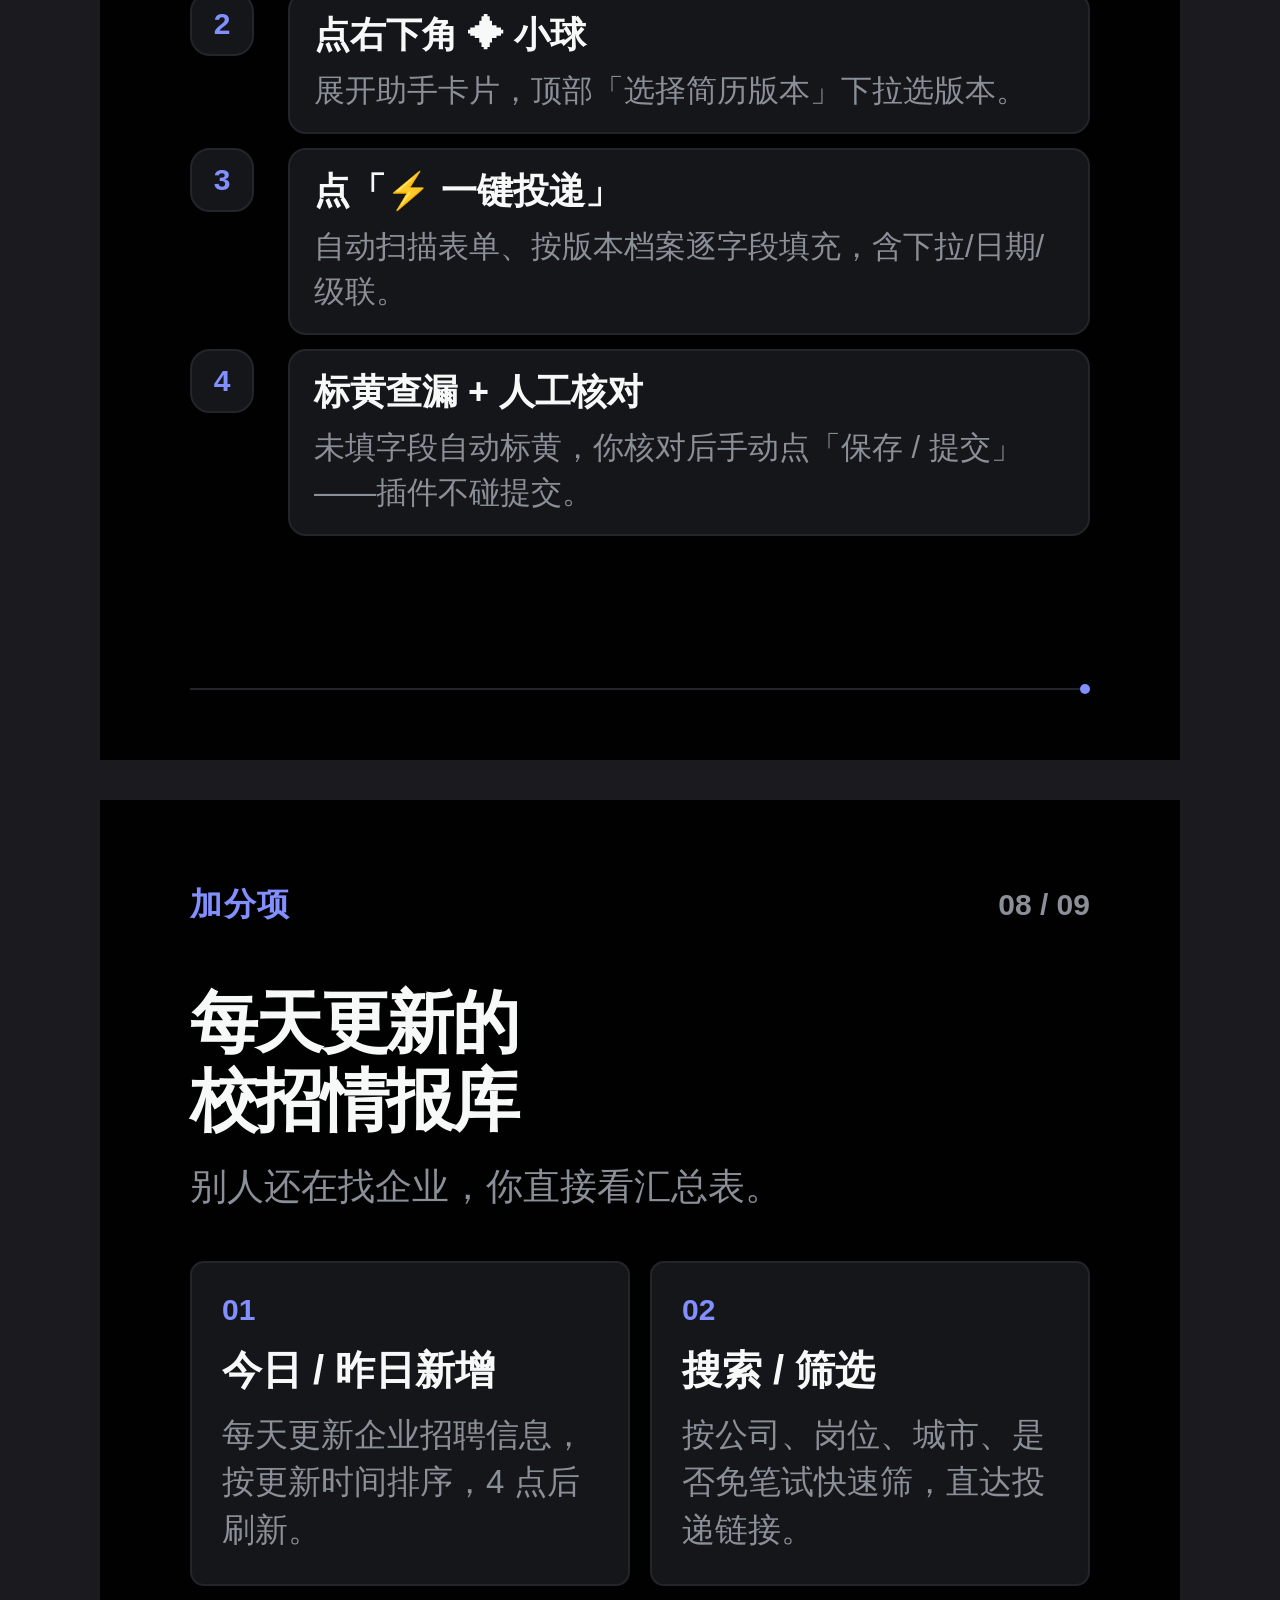
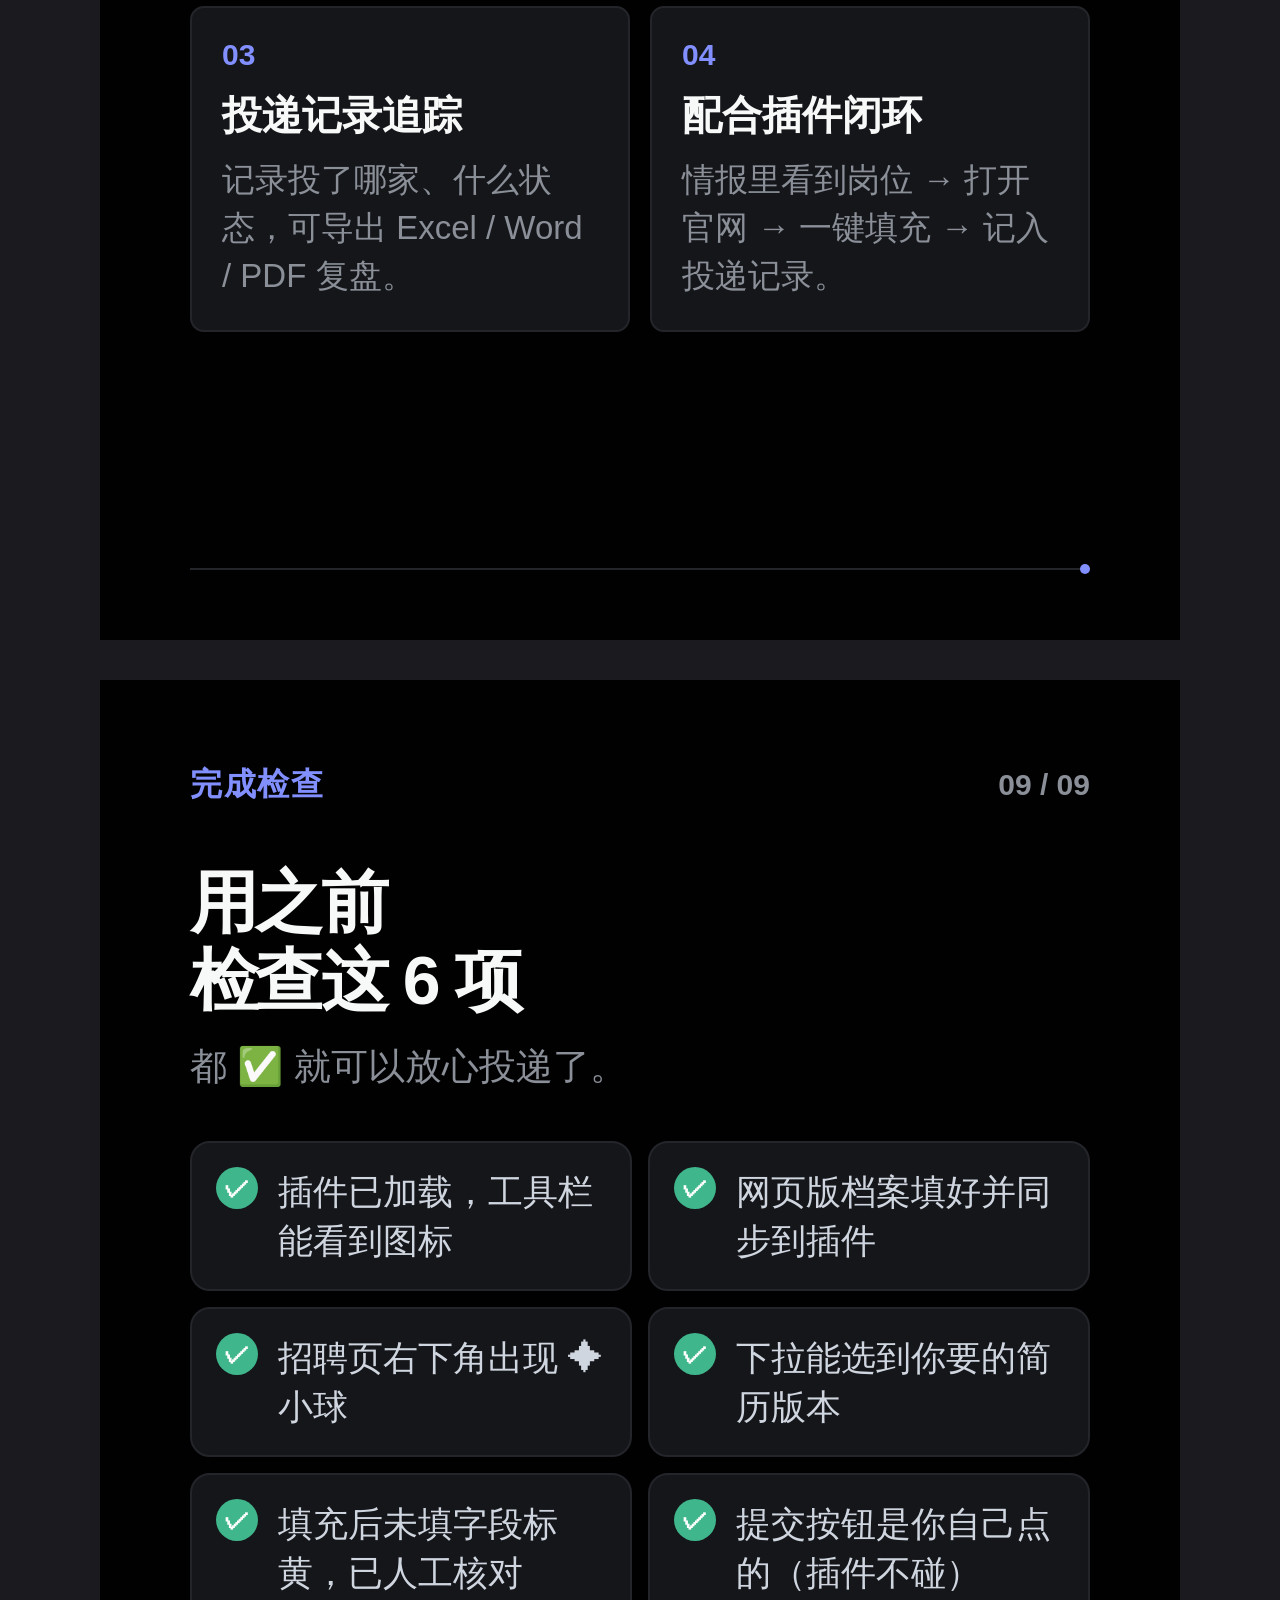
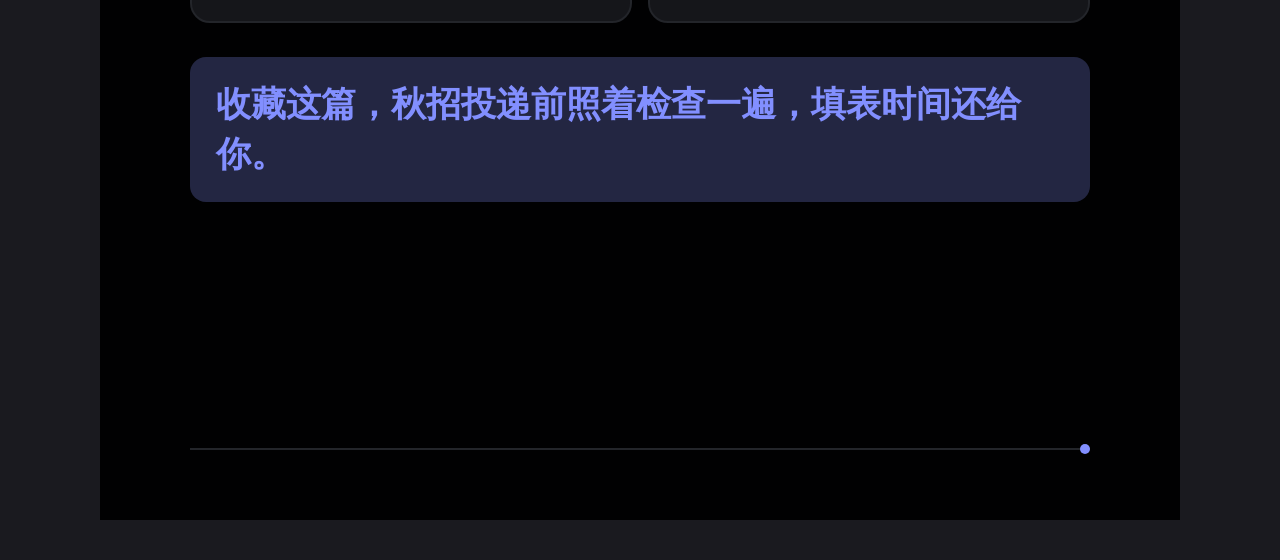
<file: product-materials/小红书教程-秋招网申助手.html>
<!doctype html>
<html lang="zh-CN">
<head>
<meta charset="utf-8">
<meta name="viewport" content="width=device-width,initial-scale=1">
<title>秋招网申助手 · 小红书图文教程</title>
<style>
:root{
  --canvas:#010102;
  --canvas-2:#0F1011;
  --surface:#15161A;
  --surface-2:#1C1E24;
  --ink:#F7F8F8;
  --ink-2:#D0D6E0;
  --ink-3:#8A8F98;
  --accent:#828FFF;
  --on-accent:#0B0B0F;
  --hairline:#23252A;
  --success:#3FB68B;
  --danger:#E5656D;
  --radius:14px;
  --title-weight:600;
  --title-tracking:-.037em;
  --title-leading:1.1;
  --rhythm:44px;
  --font:-apple-system,BlinkMacSystemFont,"SF Pro Display","SF Pro Text","PingFang SC","Helvetica Neue",sans-serif;
}
*{box-sizing:border-box;margin:0;padding:0}
html{background:#1a1a1f;scroll-behavior:smooth}
body{
  min-width:1080px;
  padding:40px 0;
  display:flex;
  flex-direction:column;
  gap:40px;
  color:var(--ink);
  font-family:var(--font);
  -webkit-font-smoothing:antialiased;
}
.sheet{
  width:1080px;
  height:1440px;
  flex:none;
  margin:0 auto;
  padding:88px 90px;
  position:relative;
  overflow:hidden;
  background:var(--canvas);
}
.page-index{
  position:absolute;
  top:88px;
  right:90px;
  color:var(--ink-3);
  font-size:30px;
  font-weight:650;
}
.eyebrow{
  color:var(--accent);
  font-size:32px;
  line-height:1;
  font-weight:700;
  letter-spacing:.05em;
}
.head{margin-top:64px;max-width:900px}
.head h2{
  font-size:68px;
  line-height:1.14;
  letter-spacing:var(--title-tracking);
  font-weight:var(--title-weight);
}
.head p{
  margin-top:20px;
  max-width:850px;
  color:var(--ink-3);
  font-size:37px;
  line-height:1.5;
  font-weight:520;
}
.content{margin-top:46px}
.bottom-rule{
  position:absolute;
  left:90px;right:90px;bottom:70px;
  height:2px;
  background:var(--hairline);
}
.bottom-rule::after{
  content:"";
  position:absolute;
  right:0;top:-4px;
  width:10px;height:10px;
  border-radius:50%;
  background:var(--accent);
}

/* 封面 */
.cover{background:radial-gradient(120% 90% at 85% 8%,#1b1d2e 0%,var(--canvas) 52%)}
.cover h1{
  margin-top:150px;
  max-width:900px;
  font-size:94px;
  line-height:1.1;
  letter-spacing:-.045em;
  font-weight:var(--title-weight);
}
.cover h1 em{font-style:normal;color:var(--accent)}
.cover .lede{
  margin-top:32px;
  max-width:800px;
  color:var(--ink-2);
  font-size:40px;
  line-height:1.5;
}
.cover-num{
  margin-top:110px;
  display:flex;
  gap:16px;
}
.cover-num span{
  padding:16px 22px;
  border-radius:12px;
  background:var(--surface);
  color:var(--ink-2);
  font-size:30px;
  font-weight:650;
}
.cover-num b{color:var(--accent)}
.cover-result{
  position:absolute;
  left:90px;right:90px;
  bottom:210px;
  padding:34px 38px;
  border-radius:24px;
  background:var(--surface);
  display:flex;
  align-items:center;
  justify-content:center;
  gap:26px;
  border:2px solid var(--hairline);
}
.cover-result span{
  color:var(--ink-2);
  font-size:33px;
  font-weight:600;
}
.cover-result b{color:var(--accent);font-size:46px}
.account{
  position:absolute;
  left:90px;bottom:100px;
  font-size:34px;
  font-weight:650;
  color:var(--ink-3);
}

/* 通用组件 */
.cards{display:grid;grid-template-columns:repeat(3,1fr);gap:18px}
.card{
  min-height:250px;
  padding:28px;
  border-radius:var(--radius);
  background:var(--surface);
  border:2px solid var(--hairline);
}
.card b{color:var(--accent);font-size:30px}
.card h3{margin-top:20px;font-size:41px;line-height:1.25;font-weight:600}
.card p{margin-top:16px;color:var(--ink-3);font-size:33px;line-height:1.45}

.cards-2{display:grid;grid-template-columns:repeat(2,1fr);gap:20px}
.card-2{
  min-height:300px;
  padding:30px;
  border-radius:var(--radius);
  background:var(--surface);
  border:2px solid var(--hairline);
}
.card-2 b{color:var(--accent);font-size:30px}
.card-2 h3{margin-top:18px;font-size:40px;line-height:1.25;font-weight:600}
.card-2 p{margin-top:16px;color:var(--ink-3);font-size:33px;line-height:1.45}

.split{display:grid;grid-template-columns:1fr 1fr;gap:24px}
.panel{
  min-height:430px;
  padding:32px;
  border:2px solid var(--hairline);
  border-radius:var(--radius);
  background:var(--surface);
}
.panel h3{font-size:44px;line-height:1.25;font-weight:600}
.panel ul{margin-top:26px;list-style:none;display:grid;gap:20px}
.panel li{
  color:var(--ink-2);
  font-size:36px;
  line-height:1.42;
}
.panel li::before{
  content:"";
  display:inline-block;
  width:14px;height:14px;
  margin-right:18px;
  border-radius:50%;
  background:var(--accent);
  transform:translateY(-4px);
}

.steps{display:grid;grid-template-columns:repeat(3,1fr);gap:18px}
.step{
  min-height:350px;
  padding:28px;
  border:2px solid var(--hairline);
  border-radius:var(--radius);
  background:var(--surface);
}
.step span{
  width:52px;height:52px;
  display:grid;place-items:center;
  border-radius:14px;
  background:var(--accent);
  color:var(--on-accent);
  font-size:29px;
  font-weight:750;
}
.step h3{margin-top:26px;font-size:42px;line-height:1.22;font-weight:600}
.step p{margin-top:16px;color:var(--ink-3);font-size:33px;line-height:1.45}

.code-card{
  padding:34px 38px;
  border-radius:20px;
  background:var(--surface);
  border:2px solid var(--hairline);
}
.code-card pre{
  white-space:pre-wrap;
  color:var(--ink-2);
  font:560 35px/1.55 var(--font);
}
.code-card mark{
  padding:2px 10px;
  border-radius:8px;
  background:#232642;
  color:var(--accent);
}
.note{
  margin-top:24px;
  padding:22px 26px;
  border-radius:16px;
  background:#232642;
  color:var(--accent);
  font-size:35px;
  line-height:1.45;
  font-weight:620;
}

.checklist{display:grid;grid-template-columns:1fr 1fr;gap:16px}
.check{
  min-height:132px;
  padding:24px;
  border:2px solid var(--hairline);
  border-radius:20px;
  display:grid;
  grid-template-columns:46px 1fr;
  gap:16px;
  color:var(--ink-2);
  font-size:35px;
  line-height:1.4;
  background:var(--surface);
}
.check b{
  width:42px;height:42px;
  display:grid;place-items:center;
  border-radius:50%;
  background:var(--success);
  color:#fff;
  font-size:26px;
}

.timeline{display:grid;gap:20px}
.tl-row{
  display:grid;
  grid-template-columns:76px 1fr;
  gap:22px;
  align-items:start;
}
.tl-num{
  width:76px;height:76px;
  display:grid;place-items:center;
  border-radius:20px;
  background:var(--surface);
  border:2px solid var(--hairline);
  color:var(--accent);
  font-size:34px;
  font-weight:750;
}
.tl-body{
  padding:24px 28px;
  border-radius:18px;
  background:var(--surface);
  border:2px solid var(--hairline);
}
.tl-body h3{font-size:39px;font-weight:600;line-height:1.25}
.tl-body p{margin-top:12px;color:var(--ink-3);font-size:33px;line-height:1.45}
.tl-body p b{color:var(--ink-2);font-weight:600}

.pill{
  display:inline-block;
  padding:10px 20px;
  border-radius:999px;
  background:#232642;
  color:var(--accent);
  font-size:30px;
  font-weight:650;
}

@media print{
  html,body{background:#000}
  body{display:block;padding:0}
  .sheet{margin:0;page-break-after:always}
}
</style>
</head>
<body>

<!-- ============ P1 封面 ============ -->
<section class="sheet cover" id="p01">
  <span class="page-index">01 / 09</span>
  <div class="eyebrow">秋招网申助手</div>
  <h1>一份简历<br>自动填进<em>8 家大厂</em><br>网申系统</h1>
  <p class="lede">秋招求职者专属 · Chrome 插件一键填充，只填不提交，安全可控</p>
  <div class="cover-num">
    <span><b>8</b> 家大厂适配</span>
    <span><b>19</b> 类档案字段</span>
    <span><b>3</b> 个简历版本</span>
  </div>
  <div class="cover-result">
    <span>手动填表 20–40 分钟/家</span>
    <b>→</b>
    <span>一键填充 + 人工核对 2–5 分钟</span>
  </div>
  <div class="account">@秋招网申助手</div>
  <div class="bottom-rule"></div>
</section>

<!-- ============ P2 结果预览 ============ -->
<section class="sheet" id="p02">
  <span class="page-index">02 / 09</span>
  <div class="eyebrow">这篇能帮你</div>
  <header class="head">
    <h2>秋招填表<br>从「手动地狱」到「一键搞定」</h2>
    <p>看完这篇，你就能自己装好、配好、填好，全程不碰提交按钮。</p>
  </header>
  <main class="content cards">
    <article class="card"><b>01</b><h3>装好插件</h3><p>Chrome 加载一次，之后所有招聘页都生效。</p></article>
    <article class="card"><b>02</b><h3>录入简历</h3><p>网页版填一次，可拆成运营版 / 产品版 / 技术版。</p></article>
    <article class="card"><b>03</b><h3>一键填充</h3><p>打开招聘页，选版本，点一下自动填完。</p></article>
  </main>
  <div class="bottom-rule"></div>
</section>

<!-- ============ P3 准备 ============ -->
<section class="sheet" id="p03">
  <span class="page-index">03 / 09</span>
  <div class="eyebrow">开始之前</div>
  <header class="head">
    <h2>只需要 3 样东西</h2>
    <p>全部免费，不用注册，不用 API Key。</p>
  </header>
  <main class="content split">
    <section class="panel"><h3>需要准备</h3><ul>
      <li>一台电脑 + Chrome 浏览器</li>
      <li>你的简历 Word / PDF（或直接在网页版填）</li>
      <li>2 分钟耐心（装插件）</li>
    </ul></section>
    <section class="panel"><h3>提前知道</h3><ul>
      <li>插件只填不提交，投递永远是你手动点</li>
      <li>不碰验证码、不绕过登录</li>
      <li>数据只存本地，不上传任何服务器</li>
    </ul></section>
  </main>
  <div class="bottom-rule"></div>
</section>

<!-- ============ P4 规则 ============ -->
<section class="sheet" id="p04">
  <span class="page-index">04 / 09</span>
  <div class="eyebrow">使用规则</div>
  <header class="head">
    <h2>4 条铁律<br>放心用、不会翻车</h2>
    <p>这些规则写进了产品里，不是口号。</p>
  </header>
  <main class="content cards-2">
    <article class="card-2"><b>01</b><h3>只填有数据的字段</h3><p>档案里没有的（亲友入职、是否调剂等），一律不填，不编造。</p></article>
    <article class="card-2"><b>02</b><h3>弹窗只点「否/取消」</h3><p>遇到「解析/覆盖/同步更新」类弹窗，自动选否，保护已填内容。</p></article>
    <article class="card-2"><b>03</b><h3>未填字段标黄</h3><p>填完自动标黄漏项 + 汇总面板，一眼看清哪里没填。</p></article>
    <article class="card-2"><b>04</b><h3>安全边界清晰</h3><p>只填不提交、不碰验证码、不绕过登录，你可以随时一键清空。</p></article>
  </main>
  <div class="bottom-rule"></div>
</section>

<!-- ============ P5 执行：安装 ============ -->
<section class="sheet" id="p05">
  <span class="page-index">05 / 09</span>
  <div class="eyebrow">第 1 步</div>
  <header class="head">
    <h2>装插件<br>3 分钟搞定</h2>
    <p>用 GitHub Release 的 zip 安装，免费开源。</p>
  </header>
  <main class="content timeline">
    <div class="tl-row"><div class="tl-num">1</div><div class="tl-body"><h3>下载 zip</h3><p>打开 GitHub 仓库 → Releases → 下载最新版 zip。<br><b>github.com/AriaYang-333/qiuzhao-autofill</b></p></div></div>
    <div class="tl-row"><div class="tl-num">2</div><div class="tl-body"><h3>解压到固定文件夹</h3><p>解压后别删别移动，Chrome 要一直引用这个目录。</p></div></div>
    <div class="tl-row"><div class="tl-num">3</div><div class="tl-body"><h3>加载扩展</h3><p>地址栏输 <b>chrome://extensions</b> → 开「开发者模式」→「加载已解压的扩展程序」→ 选解压目录。</p></div></div>
    <div class="tl-row"><div class="tl-num">4</div><div class="tl-body"><h3>固定到工具栏</h3><p>点拼图图标 → 把「秋招网申助手」固定，之后一键直达。</p></div></div>
  </main>
  <div class="bottom-rule"></div>
</section>

<!-- ============ P6 执行：建档 ============ -->
<section class="sheet" id="p06">
  <span class="page-index">06 / 09</span>
  <div class="eyebrow">第 2 步</div>
  <header class="head">
    <h2>录入简历<br>一次填、多版本复用</h2>
    <p>网页版填一次，可拆成 3 个版本，投不同岗位用不同版本。</p>
  </header>
  <main class="content timeline">
    <div class="tl-row"><div class="tl-num">1</div><div class="tl-body"><h3>打开网页版资料库</h3><p>本地网页或部署站，进入「资料库」。</p></div></div>
    <div class="tl-row"><div class="tl-num">2</div><div class="tl-body"><h3>填 19 类档案</h3><p>基本信息 / 教育 / 实习 / 项目 / 获奖 / 语言 / 证书 / 作品集 / 竞赛…</p></div></div>
    <div class="tl-row"><div class="tl-num">3</div><div class="tl-body"><h3>复制成 3 个版本</h3><p>运营版 / 产品版 / 技术版，各自改目标岗位与经历侧重。</p></div></div>
    <div class="tl-row"><div class="tl-num">4</div><div class="tl-body"><h3>一键同步到插件</h3><p>点「立即同步到插件」，3 个版本进入插件下拉。</p></div></div>
  </main>
  <div class="bottom-rule"></div>
</section>

<!-- ============ P7 执行：填充 ============ -->
<section class="sheet" id="p07">
  <span class="page-index">07 / 09</span>
  <div class="eyebrow">第 3 步</div>
  <header class="head">
    <h2>招聘页一键填充<br>选版本 → 点一下</h2>
    <p>已适配：腾讯 / 字节 / 美团 / 京东 / 大疆 / 安踏 / 蔚来 / 小鹏。</p>
  </header>
  <main class="content timeline" style="gap:14px">
    <div class="tl-row"><div class="tl-num" style="width:64px;height:64px;font-size:30px">1</div><div class="tl-body" style="padding:18px 24px"><h3 style="font-size:36px">打开招聘官网简历页</h3><p style="font-size:31px">登录后进入「我的简历 / 编辑简历」。</p></div></div>
    <div class="tl-row"><div class="tl-num" style="width:64px;height:64px;font-size:30px">2</div><div class="tl-body" style="padding:18px 24px"><h3 style="font-size:36px">点右下角 ✦ 小球</h3><p style="font-size:31px">展开助手卡片，顶部「选择简历版本」下拉选版本。</p></div></div>
    <div class="tl-row"><div class="tl-num" style="width:64px;height:64px;font-size:30px">3</div><div class="tl-body" style="padding:18px 24px"><h3 style="font-size:36px">点「⚡ 一键投递」</h3><p style="font-size:31px">自动扫描表单、按版本档案逐字段填充，含下拉/日期/级联。</p></div></div>
    <div class="tl-row"><div class="tl-num" style="width:64px;height:64px;font-size:30px">4</div><div class="tl-body" style="padding:18px 24px"><h3 style="font-size:36px">标黄查漏 + 人工核对</h3><p style="font-size:31px">未填字段自动标黄，你核对后手动点「保存 / 提交」——插件不碰提交。</p></div></div>
  </main>
  <div class="bottom-rule"></div>
</section>

<!-- ============ P8 进阶：校招情报 ============ -->
<section class="sheet" id="p08">
  <span class="page-index">08 / 09</span>
  <div class="eyebrow">加分项</div>
  <header class="head">
    <h2>每天更新的<br>校招情报库</h2>
    <p>别人还在找企业，你直接看汇总表。</p>
  </header>
  <main class="content cards-2">
    <article class="card-2"><b>01</b><h3>今日 / 昨日新增</h3><p>每天更新企业招聘信息，按更新时间排序，4 点后刷新。</p></article>
    <article class="card-2"><b>02</b><h3>搜索 / 筛选</h3><p>按公司、岗位、城市、是否免笔试快速筛，直达投递链接。</p></article>
    <article class="card-2"><b>03</b><h3>投递记录追踪</h3><p>记录投了哪家、什么状态，可导出 Excel / Word / PDF 复盘。</p></article>
    <article class="card-2"><b>04</b><h3>配合插件闭环</h3><p>情报里看到岗位 → 打开官网 → 一键填充 → 记入投递记录。</p></article>
  </main>
  <div class="bottom-rule"></div>
</section>

<!-- ============ P9 验收 ============ -->
<section class="sheet" id="p09">
  <span class="page-index">09 / 09</span>
  <div class="eyebrow">完成检查</div>
  <header class="head">
    <h2>用之前<br>检查这 6 项</h2>
    <p>都 ✅ 就可以放心投递了。</p>
  </header>
  <main class="content checklist">
    <div class="check"><b>✓</b><span>插件已加载，工具栏能看到图标</span></div>
    <div class="check"><b>✓</b><span>网页版档案填好并同步到插件</span></div>
    <div class="check"><b>✓</b><span>招聘页右下角出现 ✦ 小球</span></div>
    <div class="check"><b>✓</b><span>下拉能选到你要的简历版本</span></div>
    <div class="check"><b>✓</b><span>填充后未填字段标黄，已人工核对</span></div>
    <div class="check"><b>✓</b><span>提交按钮是你自己点的（插件不碰）</span></div>
  </main>
  <div class="note" style="margin-top:34px">收藏这篇，秋招投递前照着检查一遍，填表时间还给你。</div>
  <div class="bottom-rule"></div>
</section>

</body>
</html>
</file>
<file: popup.css>
:root {
  --c-bg: #F6F5F2;
  --c-surface: #FFFFFF;
  --c-surface-2: #FBFAF8;
  --c-surface-3: #F0EEE9;
  --c-border: #ECE8E1;
  --c-border-strong: #DCD6CC;
  --c-text: #211E1A;
  --c-text-2: #5C554C;
  --c-text-3: #928A7E;
  --c-primary: #7c5cff;
  --c-primary-hover: #6b4cf0;
  --c-primary-active: #5d3fd6;
  --c-primary-soft: #f1ecff;
  --c-primary-soft-2: #e6deff;
  --c-success: #119E6B;
  --c-success-hover: #0C8A5C;
  --c-success-soft: #E7F7F0;
  --c-danger: #E04848;
  --c-danger-soft: #FDEDED;
  --c-warn: #E08A0C;
  --c-warn-soft: #FDF3E2;
  --radius-sm: 8px;
  --radius: 12px;
  --radius-lg: 16px;
  --radius-pill: 999px;
  --shadow-xs: 0 1px 2px rgba(16,24,40,.05);
  --shadow-sm: 0 1px 3px rgba(16,24,40,.06), 0 1px 2px rgba(16,24,40,.04);
  --shadow-md: 0 8px 24px rgba(16,24,40,.10);
  --ring: 0 0 0 3px rgba(124,92,255,.18);
  --font: -apple-system, BlinkMacSystemFont, "PingFang SC", "Microsoft YaHei", "Segoe UI", Roboto, sans-serif;
}

* { margin: 0; padding: 0; box-sizing: border-box; }
html { scroll-behavior: auto; }
body {
  width: 440px;
  font-family: var(--font);
  color: var(--c-text);
  font-size: 13px;
  line-height: 1.5;
  background: var(--c-bg);
  -webkit-font-smoothing: antialiased;
  text-rendering: optimizeLegibility;
}

/* ============ 图标 ============ */
.icon, .brand-mark, .nav-ico, .step-ico {
  width: 16px; height: 16px;
  stroke: currentColor; stroke-width: 2; fill: none;
  stroke-linecap: round; stroke-linejoin: round;
  flex-shrink: 0;
}
.brand-mark { width: 20px; height: 20px; color: #fff; }
.nav-ico { width: 13px; height: 13px; margin-right: 4px; vertical-align: -2px; }
.step-ico { width: 15px; height: 15px; margin-right: 7px; color: var(--c-primary); }
.btn .icon { width: 14px; height: 14px; margin-right: 5px; vertical-align: -2px; }

/* ============ 顶栏 ============ */
.topbar {
  display: flex; justify-content: space-between; align-items: center;
  padding: 13px 14px;
  background: linear-gradient(135deg, #7c5cff, #5b3fd6);
  color: #fff;
  box-shadow: 0 1px 0 rgba(0,0,0,.06);
}
.topbar-left { flex: 1; min-width: 0; }
.logo {
  display: flex; align-items: center; gap: 8px;
  font-size: 14.5px; font-weight: 700; letter-spacing: .2px;
}
.brand-mark {
  display: grid; place-items: center;
  width: 28px; height: 28px; border-radius: 8px;
  background: rgba(255,255,255,.18);
}
.sub { font-size: 10.5px; opacity: .82; margin-top: 3px; padding-left: 36px; }
.topbar-actions { display: flex; align-items: center; gap: 8px; }
.topbar-actions .status {
  margin: 0; font-size: 11px; max-width: 116px; white-space: nowrap;
  overflow: hidden; text-overflow: ellipsis; color: #fff;
}
.topbar-actions .status.ok { color: #A8F0CF; }
.topbar-actions .status.err { color: #FFD1D1; }
.topbar-actions .status.wait { color: #FFE8B3; }
.btn-close {
  background: rgba(255,255,255,.16); border: none; color: #fff;
  width: 26px; height: 26px; border-radius: 50%; font-size: 16px; line-height: 1;
  cursor: pointer; transition: background .15s;
}
.btn-close:hover { background: rgba(255,255,255,.28); }
.btn-web {
  display: inline-flex; align-items: center; gap: 3px;
  background: rgba(255,255,255,.18); border: 1px solid rgba(255,255,255,.38);
  color: #fff; font-size: 11.5px; font-weight: 500; line-height: 1;
  padding: 5px 11px; border-radius: var(--radius-pill);
  text-decoration: none; cursor: pointer; white-space: nowrap;
  transition: background .15s, border-color .15s;
}
.btn-web:hover { background: rgba(255,255,255,.32); border-color: rgba(255,255,255,.55); color: #fff; }
.btn-web:active { transform: translateY(1px); }

/* ============ 通用按钮 ============ */
.btn {
  display: inline-flex; align-items: center; justify-content: center;
  border: none; border-radius: var(--radius-sm); padding: 7px 13px;
  font-size: 12.5px; font-weight: 500; cursor: pointer;
  transition: background .15s, box-shadow .15s, transform .08s, color .15s;
  font-family: inherit;
}
.btn:active { transform: translateY(1px); }
.btn:disabled { opacity: .55; cursor: not-allowed; }
.btn-primary {
  background: linear-gradient(135deg, #7c5cff, #5b3fd6);
  color: #fff; box-shadow: var(--shadow-sm);
}
.btn-primary:hover { background: linear-gradient(135deg, #8b6cff, #6b4cf0); box-shadow: var(--shadow-md); }
.btn-mini {
  background: var(--c-surface-3); color: var(--c-primary); padding: 5px 11px; font-size: 12px;
}
.btn-mini:hover { background: var(--c-primary-soft); }
.btn-danger { background: var(--c-danger-soft); color: var(--c-danger); border: 1px solid #F6CFCF; }
.btn-danger:hover { background: #FBDCDC; }
.btn-link {
  background: none; border: none; color: var(--c-primary); font-size: 11px;
  cursor: pointer; text-decoration: underline; padding: 0; font-family: inherit;
}
.btn-link:hover { color: var(--c-primary-hover); }

/* ============ API / 简历 工具栏 ============ */
.profile-bar {
  display: flex; align-items: center; gap: 7px;
  padding: 8px 14px; background: var(--c-surface); border-bottom: 1px solid var(--c-border);
}
.profile-select {
  flex: 1; font-size: 12px; padding: 6px 9px; min-width: 0;
  border: 1px solid var(--c-border); border-radius: var(--radius-sm); background: var(--c-surface);
  font-family: inherit; color: var(--c-text);
}
.profile-select:focus { outline: none; border-color: var(--c-primary); box-shadow: var(--ring); }
.profile-bar-label { font-size: 12px; color: var(--c-text-2); flex-shrink: 0; font-weight: 500; }
.profile-select:disabled { opacity: .6; background: var(--c-surface-3); }
.rename-tip {
  font-size: 10.5px; color: var(--c-text-3); flex-shrink: 0; cursor: help;
  border: 1px dashed var(--c-border-strong); border-radius: var(--radius-pill); padding: 2px 8px;
}

/* 右键菜单 + 改名浮层 */
.ctx-menu {
  position: fixed; z-index: 200; background: var(--c-surface); border: 1px solid var(--c-border);
  border-radius: 10px; box-shadow: var(--shadow-md); padding: 5px; min-width: 116px;
}
.ctx-menu[hidden] { display: none; }
.ctx-item {
  display: block; width: 100%; text-align: left; background: none; border: none;
  padding: 8px 11px; font-size: 12.5px; color: var(--c-text); cursor: pointer; border-radius: 7px;
  font-family: inherit;
}
.ctx-item:hover { background: var(--c-surface-3); }
.rename-input {
  position: fixed; z-index: 201; font-size: 12px; padding: 6px 9px; width: 156px;
  border: 1px solid var(--c-primary); border-radius: var(--radius-sm); box-shadow: var(--ring);
  font-family: inherit; color: var(--c-text);
}
.rename-input[hidden] { display: none; }

.receiver-box {
  background: var(--c-primary-soft); border: 1px solid var(--c-primary-soft-2);
  border-radius: 10px; padding: 9px 11px; font-size: 12px; margin-bottom: 8px; color: var(--c-text);
}
.receiver-box b { color: var(--c-primary); }

.warn-red {
  grid-column: 1 / -1; color: var(--c-danger); font-size: 11px; font-weight: 600; margin: 2px 0 4px;
}

/* ============ 锚点导航 ============ */
.anchors {
  display: flex; gap: 5px; padding: 8px 14px; background: rgba(255,255,255,.92);
  backdrop-filter: saturate(180%) blur(8px); border-bottom: 1px solid var(--c-border);
  overflow-x: auto; position: sticky; top: 0; z-index: 10; scrollbar-width: none;
}
.anchors::-webkit-scrollbar { display: none; }
.anchors a {
  flex-shrink: 0; display: inline-flex; align-items: center;
  padding: 5px 11px; border-radius: var(--radius-pill);
  font-size: 11.5px; color: var(--c-text-2); text-decoration: none;
  background: var(--c-surface-3); transition: background .15s, color .15s; white-space: nowrap;
}
.anchors a:hover { background: var(--c-border); }
.anchors a.active { background: var(--c-primary); color: #fff; font-weight: 600; box-shadow: var(--shadow-xs); }
.anchors a.sub { background: var(--c-primary-soft); color: var(--c-primary); font-size: 11px; }
.anchors a.sub.active { background: var(--c-primary); color: #fff; font-weight: 600; }
.anchors a.sub:hover { background: var(--c-primary-soft-2); }
/* 开发者锁：调试区（#section-debug）仅在开发者模式下可见（body.dev），普通用户完全看不到 */
body:not(.dev) .dev-only { display: none !important; }

/* ============ 主体滚动区 ============ */
.body {
  max-height: 460px; overflow-y: auto; padding: 12px 14px 0;
  scrollbar-width: thin; scrollbar-color: var(--c-border-strong) transparent;
}
.body::-webkit-scrollbar { width: 8px; }
.body::-webkit-scrollbar-thumb { background: var(--c-border-strong); border-radius: 8px; border: 2px solid var(--c-bg); }
.body::-webkit-scrollbar-track { background: transparent; }

.step {
  background: var(--c-surface); border: 1px solid var(--c-border); border-radius: var(--radius);
  padding: 14px; margin-bottom: 12px; box-shadow: var(--shadow-xs); scroll-margin-top: 48px;
}
.step-head {
  display: flex; align-items: center; gap: 9px; font-weight: 600; margin-bottom: 10px;
  font-size: 13.5px; color: var(--c-text);
}
.num {
  display: inline-flex; align-items: center; justify-content: center;
  width: 22px; height: 22px; border-radius: 50%;
  background: linear-gradient(135deg, #7c5cff, #5b3fd6); color: #fff;
  font-size: 11px; font-weight: 700; flex-shrink: 0;
}
.hint {
  color: var(--c-text-2); font-size: 11px; line-height: 1.55; margin-bottom: 7px;
}
.hint b { color: var(--c-text); font-weight: 600; }
.hint code { background: var(--c-surface-3); padding: 1px 5px; border-radius: 4px; color: var(--c-primary); font-size: 10.5px; }
.rfa-hint-red { color: #C0392B; font-size: 11px; line-height: 1.55; margin: 6px 0 8px; padding: 7px 10px; background: #FCEEEC; border-radius: 8px; border: 1px solid #F3D2CC; }
.row { display: flex; align-items: center; gap: 8px; flex-wrap: wrap; }
.row input, .row select { flex: 1; min-width: 0; }

input, select, textarea {
  border: 1px solid var(--c-border); border-radius: var(--radius-sm);
  padding: 8px 11px; font-size: 13px; outline: none; color: var(--c-text);
  background: var(--c-surface); font-family: inherit; transition: border-color .15s, box-shadow .15s;
}
input::placeholder, textarea::placeholder { color: var(--c-text-3); }
input:focus, select:focus, textarea:focus { border-color: var(--c-primary); box-shadow: var(--ring); }
textarea { width: 100%; resize: vertical; min-height: 60px; font-family: inherit; line-height: 1.5; }

/* ============ 编辑区 ============ */
.editor { max-height: none; padding-right: 2px; }
.edit-group {
  margin-bottom: 14px;
  background: var(--c-surface);
  border: 1.5px solid var(--c-border);
  border-radius: var(--radius);
  padding: 13px 13px 15px;
  transition: border-color .28s ease, box-shadow .28s ease, background-color .28s ease;
}
.edit-title {
  font-weight: 700; font-size: 15px; margin-bottom: 9px; color: var(--c-text);
  letter-spacing: .3px;
  transition: color .28s ease, text-shadow .28s ease;
}
/* 高亮：清晰但克制——淡蓝底 + 蓝边 + 柔光，明显"点亮"但不刺眼 / 不放大 / 不突变 */
.edit-group.active { background: var(--c-primary-soft); border-color: var(--c-primary); box-shadow: 0 4px 18px rgba(124,92,255,.18); }
.edit-group.active > .edit-title { color: var(--c-primary); font-weight: 700; text-shadow: 0 0 8px rgba(124,92,255,.38); }
/* 顶部步骤（简历PDF/详细文档/档案/反馈）高亮态，与 edit-group 一致的可读点亮 */
.step.active > .step-head { background: var(--c-primary-soft); padding: 8px 10px; border-radius: 10px; }
.step.active > .step-head .num { background: var(--c-primary); color: #fff; }
.edit-grid { display: grid; grid-template-columns: 1fr 1fr; gap: 9px; }
.edit-list { display: flex; flex-direction: column; gap: 9px; }
.empty-tip { font-size: 11.5px; color: var(--c-text-3); padding: 8px 10px; background: var(--c-surface-2); border: 1px dashed var(--c-border); border-radius: var(--radius-sm); }

.btn-add-small {
  display: inline-flex; align-items: center; gap: 3px;
  background: var(--c-primary-soft); color: var(--c-primary);
  border: 1px solid var(--c-primary-soft-2); border-radius: 7px;
  padding: 3px 10px; font-size: 11.5px; font-weight: 500; cursor: pointer;
  font-family: inherit; transition: background .15s;
}
.btn-add-small:hover { background: var(--c-primary-soft-2); }

/* 板块末尾「+ 添加」按钮：整块宽度、虚线蓝边、放在内容下方，比标题右侧更醒目 */
.add-foot { margin-top: 11px; }
.btn-add-foot {
  width: 100%; display: block; text-align: center;
  background: var(--c-primary-soft); color: var(--c-primary);
  border: 1px dashed var(--c-primary); border-radius: 8px;
  padding: 9px; font-size: 12.5px; font-weight: 600; cursor: pointer;
  font-family: inherit; transition: background .15s;
}
.btn-add-foot:hover { background: var(--c-primary-soft-2); }
/* 顶部「选填说明」小蓝条 */
.optional-note { background: var(--c-primary-soft); border: 1px solid var(--c-border); border-radius: 8px; padding: 8px 10px; color: var(--c-text); font-size: 11px; line-height: 1.55; margin: 8px 0; }
.optional-note strong { color: var(--c-primary); }

/* 列表卡片（实习/项目/获奖/语言/证书/论文/专利/竞赛/技能） */
.edit-card {
  border: 1px solid var(--c-border); border-radius: var(--radius); padding: 12px;
  background: var(--c-surface-2); transition: border-color .15s, box-shadow .15s;
}
.edit-card:hover { border-color: var(--c-border-strong); box-shadow: var(--shadow-xs); }
.edit-card-header {
  display: flex; justify-content: space-between; align-items: center; margin-bottom: 9px;
  padding-bottom: 8px; border-bottom: 1px solid var(--c-border);
}
.edit-card-title { font-weight: 600; color: var(--c-primary); font-size: 12.5px; }
.field-row { display: flex; flex-direction: column; gap: 4px; margin-bottom: 8px; }
.field-row:last-child { margin-bottom: 0; }
.field-label { font-size: 11.5px; color: var(--c-text-2); font-weight: 500; }
.edit-input, .edit-textarea { width: 100%; }
.edit-textarea { min-height: 46px; }

/* 教育经历折叠卡片 */
.edu-card {
  border: 1px solid var(--c-border); border-radius: var(--radius); background: var(--c-surface-2);
  overflow: hidden; transition: border-color .15s, box-shadow .15s;
}
.edu-card:hover { border-color: var(--c-border-strong); box-shadow: var(--shadow-xs); }
.edu-summary { display: flex; align-items: center; justify-content: space-between; padding: 11px 12px; cursor: pointer; }
.edu-summary:hover { background: var(--c-surface-3); }
.edu-main { font-weight: 600; color: var(--c-text); font-size: 12.5px; }
.edu-sub { color: var(--c-text-3); font-size: 11.5px; margin-top: 3px; }
.edu-actions { display: flex; gap: 6px; align-items: center; }
.edu-edit { display: none; padding: 12px; border-top: 1px solid var(--c-border); background: var(--c-surface); }
.edu-edit.open { display: block; }
.edu-edit .field-row { margin-bottom: 9px; }
.edu-edit .field-row:last-child { margin-bottom: 0; }
.edu-toggle {
  background: var(--c-surface-3); color: var(--c-primary); border: none; border-radius: 6px;
  padding: 4px 11px; font-size: 11px; cursor: pointer; font-family: inherit; transition: background .15s;
}
.edu-toggle:hover { background: var(--c-primary-soft); }

/* 作品集卡片 */
.work-card {
  border: 1px solid var(--c-border); border-radius: var(--radius); padding: 13px; margin-bottom: 10px;
  background: var(--c-surface-2); transition: border-color .15s, box-shadow .15s;
}
.work-card:hover { border-color: var(--c-border-strong); box-shadow: var(--shadow-xs); }
.work-header { display: flex; justify-content: space-between; align-items: center; margin-bottom: 9px; }
.work-title { font-weight: 600; color: var(--c-primary); font-size: 12.5px; }
.work-fields { display: flex; flex-direction: column; gap: 8px; }
.work-row { display: flex; align-items: center; gap: 8px; }
.work-row .work-label { width: 76px; font-size: 11.5px; color: var(--c-text-2); flex-shrink: 0; }
.work-row input, .work-row textarea { flex: 1; min-width: 0; }
.work-file-status {
  margin: 2px 0 0; padding: 7px 10px; border-radius: var(--radius-sm);
  font-size: 11.5px; background: var(--c-surface-3); color: var(--c-primary); line-height: 1.45;
}
.work-file-status.ok { background: var(--c-success-soft); color: var(--c-success); }
.work-file-status.err { background: var(--c-danger-soft); color: var(--c-danger); }
.work-file-row { align-items: flex-start; flex-wrap: wrap; }
.work-file-display {
  flex: 1; min-width: 0; display: flex; align-items: center; justify-content: space-between; gap: 10px;
  padding: 7px 11px; border: 1px solid var(--c-border-strong); border-radius: var(--radius-sm); background: var(--c-surface); min-height: 36px;
}
.work-file-name { font-size: 12px; color: var(--c-text); word-break: break-all; line-height: 1.4; }
.work-file-name.empty { color: var(--c-text-3); }
.work-file-name.ok { color: var(--c-success); font-weight: 500; }
.work-file-name.err { color: var(--c-danger); }
.work-file-actions { display: flex; gap: 6px; flex-shrink: 0; align-items: center; }
.btn-choose-file {
  background: var(--c-surface); color: var(--c-text); border: 1px solid var(--c-border-strong);
  border-radius: 6px; padding: 5px 11px; font-size: 11.5px; cursor: pointer; white-space: nowrap; font-family: inherit;
  transition: background .15s;
}
.btn-choose-file:hover { background: var(--c-surface-3); }
.btn-remove-file {
  background: var(--c-danger-soft); color: var(--c-danger); border: none; border-radius: 6px;
  padding: 5px 11px; font-size: 11px; cursor: pointer; white-space: nowrap; font-family: inherit;
}
.btn-remove-file:hover { background: #FBDCDC; }

/* 技能标签输入（替代原一卡一文本框） */
.skill-tags { display: flex; flex-wrap: wrap; gap: 7px; padding: 10px; border: 1px solid var(--c-border); border-radius: var(--radius); background: var(--c-surface); }
.skill-chip { display: inline-flex; align-items: center; gap: 6px; background: var(--c-primary-soft); color: var(--c-primary); border-radius: 999px; padding: 5px 11px; font-size: 12.5px; line-height: 1; }
.skill-chip button { border: none; background: none; color: var(--c-primary); cursor: pointer; font-size: 15px; line-height: 1; padding: 0; }
.skill-input { border: 1px dashed var(--c-border-strong); background: var(--c-surface-2); color: var(--c-text); border-radius: 999px; padding: 5px 12px; font-size: 12.5px; font-family: inherit; min-width: 150px; outline: none; }
.skill-input:focus { border-color: var(--c-primary); }
/* 预设常用项：点一下直接加标签，降低"该填什么"的混淆 */
.sug-row { display: flex; flex-wrap: wrap; align-items: center; gap: 6px; margin-top: 8px; }
.sug-label { font-size: 12px; color: var(--c-text); opacity: .6; }
.sug-chip { border: 1px dashed var(--c-border-strong); background: var(--c-surface-2); color: var(--c-text); border-radius: 999px; padding: 4px 10px; font-size: 12px; font-family: inherit; cursor: pointer; line-height: 1; }
.sug-chip:hover { border-color: var(--c-primary); color: var(--c-primary); background: var(--c-primary-soft); }

/* 证书 / 专利 文件上传控件 */
.file-widget { display: flex; flex-direction: column; gap: 6px; }
.file-drop { border: 1.5px dashed var(--c-border-strong); border-radius: var(--radius-sm); padding: 12px; text-align: center; background: var(--c-surface-2); cursor: pointer; transition: .15s; font-size: 12.5px; color: var(--c-text-2); }
.file-drop:hover { border-color: var(--c-primary); background: var(--c-primary-soft); color: var(--c-primary); }
.file-name { font-size: 12px; color: var(--c-text-3); }
.file-name.ok { color: var(--c-success); font-weight: 500; }

/* 语言“其他”自由输入 / AI 技能整行展开 */
.other-input { margin-top: 6px; }
.ai-grid { display: flex; flex-direction: column; gap: 10px; }
.field-row.full { grid-column: 1 / -1; }
/* 社交账号：平台 / 账号 / 链接 三个字段并排成一条水平线（2026-08-16 用户要求） */
#socialEditor .edit-card .field-row {
  display: inline-block;
  width: calc(33.333% - 10px);
  margin-right: 10px;
  margin-bottom: 8px;
  vertical-align: top;
}
#socialEditor .edit-card .field-row:last-child { margin-right: 0; }
.work-attachment-hint { margin: 2px 0 0 84px; font-size: 10.5px; color: var(--c-success); line-height: 1.45; }

/* 删除按钮（统一幽灵样式） */
.btn-del-small {
  display: inline-flex; align-items: center; gap: 3px;
  background: transparent; color: var(--c-text-3); border: none; border-radius: 6px;
  padding: 4px 9px; font-size: 11px; cursor: pointer; font-family: inherit; transition: background .15s, color .15s;
}
.btn-del-small:hover { background: var(--c-danger-soft); color: var(--c-danger); }
.btn-up-card, .btn-down-card {
  display: inline-flex; align-items: center; justify-content: center;
  min-width: 22px; height: 22px; padding: 0 6px; margin-left: 4px;
  font-size: 12px; line-height: 1; cursor: pointer; font-family: inherit;
  background: var(--c-surface-3); color: var(--c-primary); border: 1px solid var(--c-border); border-radius: 6px;
  transition: background .15s, color .15s, opacity .15s;
}
.btn-up-card:hover, .btn-down-card:hover { background: var(--c-primary-soft); }
.btn-up-card:disabled, .btn-down-card:disabled { opacity: .3; cursor: not-allowed; }
.card-acts { display: inline-flex; align-items: center; margin-left: auto; }

/* 开关 / 文件行 */
.switch-row { margin-top: 8px; }
.switch { display: flex; align-items: center; gap: 7px; font-size: 12px; color: var(--c-text); cursor: pointer; }
.file-row {
  display: flex; align-items: center; gap: 10px; padding: 9px 0; border-bottom: 1px solid var(--c-surface-3);
}
.file-row:last-child { border-bottom: none; }
.file-label { width: 92px; color: var(--c-text-2); font-weight: 500; flex-shrink: 0; }
.file-meta { flex: 1; font-size: 11.5px; color: var(--c-text-3); }
.file-meta.ok { color: var(--c-success); }
.file-meta.warn { color: var(--c-warn); }
.file-btn { display: inline-block; cursor: pointer; }

/* ============ 一级操作栏（底部常驻） ============ */
.fill-bar {
  background: rgba(255,255,255,.88); backdrop-filter: saturate(180%) blur(12px);
  border-top: 1px solid var(--c-border); padding: 11px 14px 13px; margin: 0;
  position: sticky; bottom: 0; display: flex; flex-direction: column; gap: 7px; z-index: 12;
}
.fill-bar .row-btns { display: flex; gap: 8px; }
.btn-fill {
  flex: 1; background: linear-gradient(135deg, #7c5cff, #5b3fd6); color: #fff; font-weight: 700;
  padding: 11px 18px; font-size: 13.5px; box-shadow: var(--shadow-sm); border-radius: var(--radius-sm);
}
.btn-fill:hover { background: linear-gradient(135deg, #8b6cff, #6b4cf0); box-shadow: var(--shadow-md); }
.btn-fill.filling { background: linear-gradient(135deg, #F5A623, #E8920C); cursor: progress; }
.tip { font-size: 11px; color: var(--c-text-3); line-height: 1.45; }
.foot { text-align: center; padding: 8px; font-size: 11px; color: var(--c-text-3); background: var(--c-surface); border-top: 1px solid var(--c-border); }

#section-profile { display: block; }

/* ============ 更新提示条 ============ */
.update-banner {
  display: flex; align-items: center; gap: 8px;
  background: var(--c-warn-soft); border-bottom: 1px solid #F6DCA6;
  padding: 8px 12px; font-size: 12px; color: #7A4B00;
}
.update-banner[hidden] { display: none; }
.update-icon { font-size: 14px; flex-shrink: 0; }
.update-text { flex: 1; line-height: 1.45; min-width: 0; }
.btn-update { background: #E8632C; color: #fff; border: none; }
.btn-update:hover { background: #d2541f; }

.endpoint-input { flex: 1; font-size: 12px; padding: 6px 9px; width: 100%; border: 1px solid var(--c-border-strong); border-radius: var(--radius-sm); }
.status { font-size: 11.5px; margin-top: 6px; color: var(--c-text-2); }
.status.ok { color: var(--c-success); }
.status.err { color: var(--c-danger); }
.status.wait { color: var(--c-warn); }
.clear-row { margin: 9px 0 2px; display: flex; gap: 8px; flex-wrap: wrap; }
.clear-note { margin: 2px 0 4px; font-size: 11px; color: var(--c-text-3); line-height: 1.5; }

/* ============ 数据收集说明 ============ */
.decl { border: 1px solid var(--c-border); border-radius: var(--radius); background: var(--c-surface-2); margin-bottom: 9px; overflow: hidden; }
.decl summary { cursor: pointer; padding: 9px 12px; font-size: 12px; font-weight: 600; color: var(--c-text); list-style: none; }
.decl summary::-webkit-details-marker { display: none; }
.decl summary::before { content: "▸ "; color: var(--c-text-3); }
.decl[open] summary::before { content: "▾ "; }
.decl-body { padding: 0 13px 11px; font-size: 11.5px; line-height: 1.55; color: var(--c-text-2); }
.decl-body p { margin: 6px 0; }
.decl-body ul { margin: 6px 0; padding-left: 18px; }
.decl-body li { margin: 3px 0; }
.decl-body .warn { color: var(--c-danger); font-weight: 600; }
/* 投递数据收集说明：底部灰色小字弱化呈现 */
.data-foot { margin-top: 14px; padding-top: 12px; border-top: 1px solid var(--c-border); font-size: 11px; line-height: 1.55; color: var(--c-text-3); }
.data-foot p { margin: 0 0 7px; }
.data-foot .switch-mini { font-size: 11px; color: var(--c-text-3); }
.data-foot .status { font-size: 11px; }

/* ============ 导入档案面板（覆盖内联深色样式，改为浅色统一） ============ */
.import-panel { margin: 9px 0 4px; border: 1px dashed var(--c-border-strong) !important; border-radius: var(--radius) !important; padding: 11px !important; background: var(--c-surface-3) !important; color: var(--c-text) !important; }
.import-textarea { width: 100%; height: 120px; box-sizing: border-box; font-family: ui-monospace, Menlo, monospace; font-size: 12px; line-height: 1.5; color: var(--c-text) !important; background: var(--c-surface) !important; border: 1px solid var(--c-border) !important; border-radius: var(--radius-sm) !important; padding: 8px; resize: vertical; }
.import-actions { margin-top: 9px; display: flex; align-items: center; gap: 10px; flex-wrap: wrap; }
.import-status { font-size: 12px; }
.import-panel code { background: var(--c-surface); padding: 1px 5px; border-radius: 4px; color: var(--c-primary); }

/* ============ 单框级联选择器（所在地点 / 家乡）============ */
/* 仿腾讯「当前所处地」：一个框 → 点开浮层 → 国家→省→市→区 单级钻取，精确到区 */
.cascade-row { display: flex; flex-direction: column; gap: 8px; }
.cascade-single, .dd, .month-single { position: relative; }
.dd { display: block; }
/* 统一控件外观（级联 / 自定义下拉 / 月份），与 .edit-input 一致、高度统一 */
.cascade-trigger, .dd-trigger, .month-trigger {
  display: flex; align-items: center; justify-content: space-between; gap: 8px;
  width: 100%; padding: 8px 11px; box-sizing: border-box;
  border: 1px solid var(--c-border); border-radius: var(--radius-sm);
  background: var(--c-surface); color: var(--c-text);
  font-size: 13px; cursor: pointer; transition: border-color .15s, box-shadow .15s;
}
.cascade-trigger:hover, .dd-trigger:hover, .month-trigger:hover { border-color: var(--c-border-strong); }
.cascade-trigger.open, .dd-trigger.open, .month-trigger.open { border-color: var(--c-primary); box-shadow: var(--ring); }
.cascade-text, .dd-text, .month-text { flex: 1 1 auto; overflow: hidden; text-overflow: ellipsis; white-space: nowrap; }
.cascade-text.placeholder, .dd-text.placeholder, .month-text.placeholder { color: var(--c-text-3); }
.cascade-arrow, .dd-arrow, .month-arrow { flex: 0 0 auto; color: var(--c-text-3); font-size: 11px; transition: transform .15s; }
.cascade-trigger.open .cascade-arrow, .dd-trigger.open .dd-arrow, .month-trigger.open .month-arrow { transform: rotate(180deg); }

/* 浮层（级联 / 下拉 / 月份 共用） */
.cascade-panel, .dd-panel, .month-panel {
  position: absolute; z-index: 60; top: calc(100% + 6px); left: 0; right: 0;
  background: var(--c-surface); border: 1px solid var(--c-border-strong);
  border-radius: var(--radius); box-shadow: 0 8px 28px rgba(0,0,0,.14);
  padding: 8px; overflow: hidden;
}
.cascade-panel[hidden], .dd-panel[hidden], .month-panel[hidden] { display: none; }

/* 级联：单级钻取 + 返回 */
.cascade-head { display: flex; align-items: center; gap: 10px; padding-bottom: 6px; margin-bottom: 6px; border-bottom: 1px solid var(--c-border); }
.cascade-back { color: var(--c-primary); font-size: 12px; cursor: pointer; user-select: none; }
.cascade-back:hover { color: var(--c-primary-active); }
.cascade-step { font-size: 12px; color: var(--c-text-2); font-weight: 500; }
.cascade-col { max-height: 244px; overflow-y: auto; }
.cascade-col::-webkit-scrollbar { width: 6px; }
.cascade-col::-webkit-scrollbar-thumb { background: var(--c-border-strong); border-radius: 3px; }
.cascade-empty { padding: 10px 8px; color: var(--c-text-3); font-size: 12px; text-align: center; }

/* 选项高亮（级联 / 下拉 / 月份 共用） */
.cascade-opt, .dd-opt, .month-opt {
  padding: 7px 8px; border-radius: var(--radius-sm); font-size: 12.5px;
  color: var(--c-text); cursor: pointer; white-space: nowrap;
  overflow: hidden; text-overflow: ellipsis;
}
.cascade-opt:hover, .dd-opt:hover, .month-opt:hover { background: var(--c-surface-3); }
.cascade-opt.selected, .dd-opt.selected, .month-opt.selected { background: var(--c-primary-soft); color: var(--c-primary-active); font-weight: 600; }

/* 自定义下拉面板 */
.dd-panel { min-width: 100%; }
.dd-opt { display: block; }

/* 出生年月日历（年 → 月 → 日，仿日历） */
.month-head { display: flex; align-items: center; justify-content: space-between; padding-bottom: 6px; margin-bottom: 6px; border-bottom: 1px solid var(--c-border); }
.month-back, .month-next { height: 24px; display: flex; align-items: center; justify-content: center; border-radius: 6px; cursor: pointer; color: var(--c-text-2); font-size: 14px; flex: 0 0 auto; }
.month-back { width: auto; padding: 0 4px; font-size: 12px; }
.month-next { width: 24px; }
.month-back:hover, .month-next:hover { background: var(--c-surface-3); color: var(--c-primary); }
.month-year { font-size: 12.5px; font-weight: 600; color: var(--c-text); flex: 1 1 auto; text-align: center; }
.month-week { display: grid; grid-template-columns: repeat(7, 1fr); gap: 4px; margin-bottom: 4px; }
.month-week span { text-align: center; font-size: 11px; color: var(--c-text-3); line-height: 1.6; }
.month-grid { display: grid; grid-template-columns: repeat(4, 1fr); gap: 4px; }
.month-grid.show-day { grid-template-columns: repeat(7, 1fr); }
.month-opt { text-align: center; padding: 6px 0; border-radius: 6px; cursor: pointer; font-size: 13px; }
.month-opt.empty { cursor: default; }
.month-opt.empty:hover { background: transparent; }
.month-single { width: 100%; }
</file>
